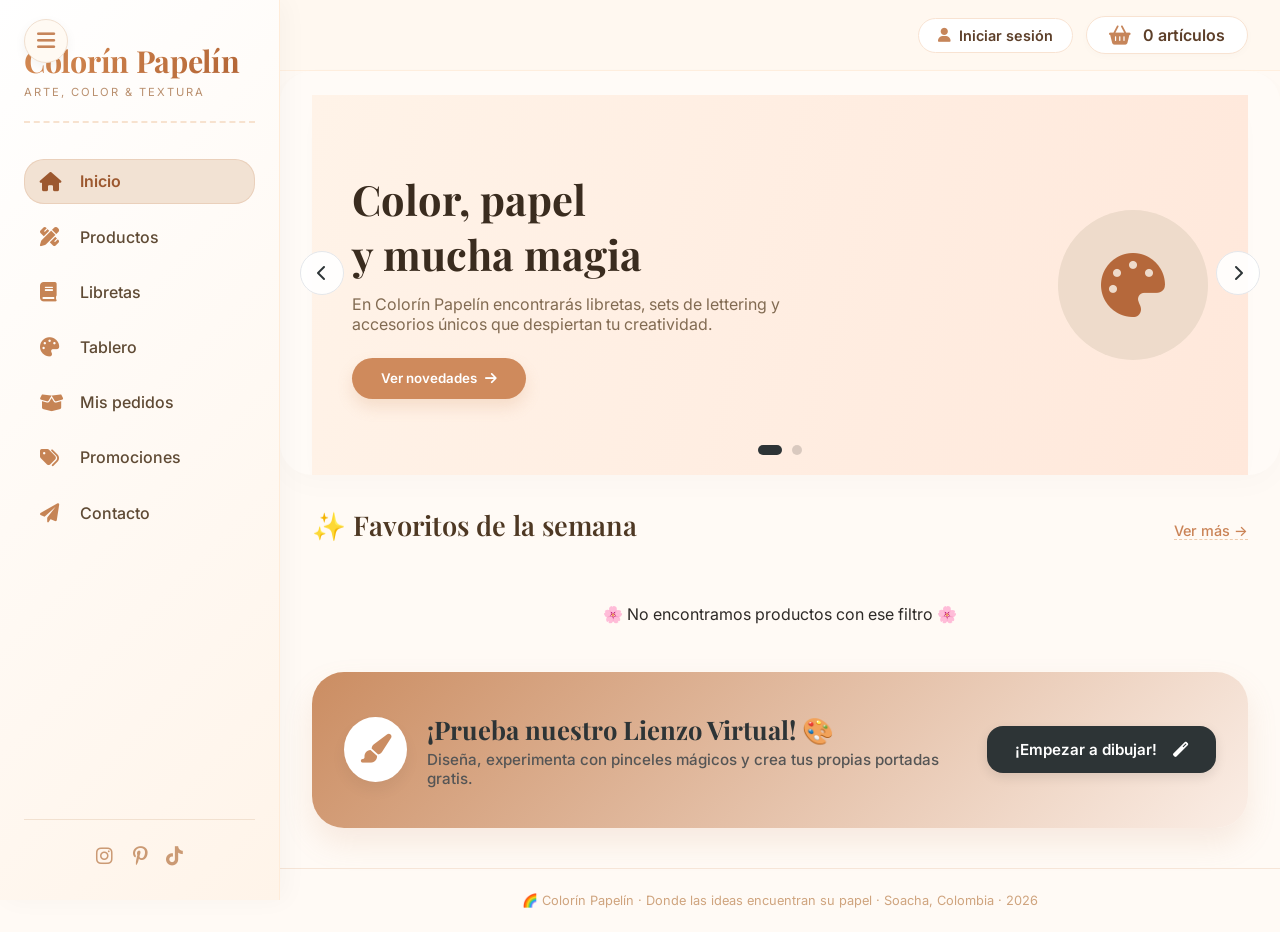
<file: colorin-papelin/index.html>
<!DOCTYPE html>
<html lang="es">
<head>
    <meta charset="UTF-8">
    <meta name="viewport" content="width=device-width, initial-scale=1.0, user-scalable=yes">
    <title>Colorín Papelín | Papelería creativa</title>
    <!-- Fuentes modernas -->
    <link rel="preconnect" href="https://fonts.googleapis.com">
    <link rel="preconnect" href="https://fonts.gstatic.com" crossorigin>
    <link href="https://fonts.googleapis.com/css2?family=Inter:opsz,wght@14..32,300;14..32,400;14..32,500;14..32,600;14..32,700&family=Playfair+Display:ital,wght@0,400;0,500;0,600;0,700;1,400&display=swap" rel="stylesheet">
    <!-- Font Awesome 6 (iconos) - versión estable completa -->
    <link rel="stylesheet" href="https://cdnjs.cloudflare.com/ajax/libs/font-awesome/6.0.0-beta3/css/all.min.css">
    <script src="animacion.js" defer></script>
    <link rel="stylesheet" href="style.css">
    <link rel="stylesheet" href="index.css">
</head>
<body>
<div class="app-wrapper">
    <!-- SIDEBAR DESPLEGABLE -->
    <aside class="sidebar" id="sidebar">
        <div class="logo-area">
            <div class="logo">Colorín Papelín</div>
            <div class="logo-sub">Arte, color & textura</div>
        </div>

        <div class="nav-menu">
            <button class="nav-item active" data-section="inicio"><i class="fas fa-home"></i> <span>Inicio</span></button>
            <button class="nav-item" data-section="productos"><i class="fas fa-pencil-ruler"></i> <span>Productos</span></button>
            <button class="nav-item" data-section="libretas"><i class="fas fa-book"></i> <span>Libretas</span></button>
            
            <!-- BOTÓN DE REDIRECCIÓN AL TABLERO DE DIBUJO -->
            <button class="nav-item" onclick="window.location.href='tablero.html'"><i class="fas fa-palette"></i> <span>Tablero</span></button>
            <button class="nav-item" onclick="window.location.href='pedidos.html'"><i class="fas fa-box-open"></i> <span>Mis pedidos</span></button>
            <button class="nav-item" data-section="promos"><i class="fas fa-tags"></i> <span>Promociones</span></button>
            <button class="nav-item" data-section="contacto"><i class="fas fa-paper-plane"></i> <span>Contacto</span></button>
        </div>

        <div class="sidebar-footer">
            <div class="social-links">
                <a href="#"><i class="fab fa-instagram"></i></a>
                <a href="#"><i class="fab fa-pinterest-p"></i></a>
                <a href="#"><i class="fab fa-tiktok"></i></a>
            </div>
        </div>
    </aside>

    <!-- BOTÓN TOGGLE (abrir/cerrar) - Tres líneas -->
    <button class="toggle-sidebar-btn" id="toggleSidebarBtn">
        <i class="fas fa-bars" id="toggleIcon"></i>
    </button>

    <!-- CONTENIDO PRINCIPAL -->
    <main class="main-content" id="mainContent">
        <div class="top-bar">
            <div class="top-bar-actions">
                <a class="login-link" id="volverPanelLink" href="#" style="display:none;"></a>
                <a class="login-link" data-auth href="login-v2.html"><i class="fas fa-user"></i> Iniciar sesión</a>
                <div class="cart-icon" id="cartIcon">
                    <i class="fas fa-shopping-basket"></i>
                    <span id="cartCount">0 artículos</span>
                </div>
            </div>
        </div>

        <!-- SECCIONES -->
        <div id="inicioSection">
            
            <!-- CONTENEDOR DEL SLIDER HERO -->
            <div class="hero-container">
                <button class="slider-btn prev" id="prevSlide"><i class="fas fa-chevron-left"></i></button>
                <button class="slider-btn next" id="nextSlide"><i class="fas fa-chevron-right"></i></button>
                
                <div class="hero-slider" id="heroSlider">
                    
                    <!-- DIAPOSITIVA 1: IDENTIDAD ORIGINAL -->
                    <div class="hero-slide">
                        <div class="hero" style="margin-bottom: 0; border-radius: 0; min-height: 380px;">
                            <div class="hero-text">
                                <h1>Color, papel<br>y mucha magia</h1>
                                <p>En Colorín Papelín encontrarás libretas, sets de lettering y accesorios únicos que despiertan tu creatividad.</p>
                                <button class="btn-primary" id="heroBtn">Ver novedades <i class="fas fa-arrow-right"></i></button>
                            </div>
                            <div class="hero-image">
                                <i class="fas fa-palette"></i>
                            </div>
                        </div>
                    </div>

                    <!-- DIAPOSITIVA 2: PUBLICIDAD DEL TABLERO -->
                    <div class="hero-slide">
                        <div class="hero" style="margin-bottom: 0; border-radius: 0; background: linear-gradient(135deg, #ffeede 0%, #fceddf 100%); min-height: 380px;">
                            <div class="hero-text">
                                <span style="background: #cb8d62; color: white; padding: 5px 14px; border-radius: 20px; font-size: 0.75rem; font-weight: 700; text-transform: uppercase; letter-spacing: 1px; display: inline-block; margin-bottom: 15px; box-shadow: 0 4px 10px rgba(207,141,98,0.2);">¡Estudio Creativo!</span>
                                <h1 style="color: #2d3436;">Tu propio lienzo<br>virtual interactivo</h1>
                                <p>Prueba pinceles mágicos, efectos de acuarela y cuadrículas bullet journal. ¡Diseña tus portadas gratis!</p>
                                <button class="btn-primary" onclick="window.location.href='tablero.html'" style="background: #2d3436; color: white; border-color: #2d3436;">
                                    Abrir Tablero <i class="fas fa-paint-brush" style="margin-left: 8px;"></i>
                                </button>
                            </div>
                            <div class="hero-image" style="color: #cb8d62; animation: floatIcon 4s ease-in-out infinite;">
                                <i class="fas fa-magic"></i>
                            </div>
                        </div>
                    </div>

                </div>

                <!-- Puntos de posición -->
                <div class="slider-dots">
                    <span class="dot active" data-index="0"></span>
                    <span class="dot" data-index="1"></span>
                </div>
            </div>
            
            <div class="featured-section">
                <div class="section-header">
                    <h3>✨ Favoritos de la semana</h3>
                    <div class="link-more" id="verMasLink">Ver más →</div>
                </div>
                <div class="products-grid" id="featuredGrid"></div>
            </div>

            <!-- ANUNCIO PUBLICITARIO DEBAJO -->
            <div class="promo-banner" style="background: linear-gradient(135deg, #cb8d62 0%, #fbeee6 100%); padding: 2.5rem 2rem; border-radius: 32px; display: flex; justify-content: space-between; align-items: center; gap: 20px; box-shadow: 0 15px 30px rgba(203, 141, 98, 0.15); flex-wrap: wrap;">
                <div style="display: flex; align-items: center; gap: 20px; flex: 1; min-width: 280px;">
                    <div style="background: white; width: 65px; height: 65px; border-radius: 50%; display: flex; justify-content: center; align-items: center; box-shadow: 0 8px 15px rgba(0,0,0,0.05); animation: floatBanner 3s ease-in-out infinite;">
                        <i class="fas fa-paint-brush" style="font-size: 1.8rem; color: #cb8d62;"></i>
                    </div>
                    <div style="text-align: left;">
                        <h4 style="font-family: 'Playfair Display', serif; font-size: 1.6rem; color: #2d3436; margin-bottom: 4px;">¡Prueba nuestro Lienzo Virtual! 🎨</h4>
                        <p style="color: #555; font-size: 0.95rem; margin: 0;">Diseña, experimenta con pinceles mágicos y crea tus propias portadas gratis.</p>
                    </div>
                </div>
                <button class="btn-primary" onclick="window.location.href='tablero.html'" style="background: #2d3436; color: white; padding: 14px 28px; font-weight: 600; font-size: 0.95rem; border-radius: 16px; box-shadow: 0 4px 12px rgba(0,0,0,0.1); white-space: nowrap; transition: transform 0.2s;">
                    ¡Empezar a dibujar! <i class="fas fa-magic" style="margin-left: 8px;"></i>
                </button>
            </div>
        </div>

        <!-- OTRAS SECCIONES -->
        <div id="productosSection" style="display: none;">
            <div class="featured-section">
                <div class="section-header"><h3>📦 Todos los productos</h3></div>
                <div class="products-grid" id="allProductsGrid"></div>
            </div>
        </div>
        
        <div id="libretasSection" style="display: none;">
            <div class="featured-section">
                <div class="section-header"><h3>📘 Libretas artesanales</h3></div>
                <div class="products-grid" id="notebooksGrid"></div>
            </div>
        </div>
        
        <div id="promosSection" style="display: none;">
            <div class="featured-section">
                <div class="section-header"><h3>🔥 Promociones activas</h3></div>
                <div class="products-grid" id="descuentosGrid" style="margin-bottom:2.2rem;"></div>

                <div class="section-header"><h3>🏷️ Productos en descuento ahora</h3></div>
                <div class="products-grid" id="productosDescuentoGrid" style="margin-bottom:2.2rem;"></div>

                <div class="section-header"><h3>🎁 Kits con descuento</h3></div>
                <div class="products-grid" id="kitsGrid"></div>
            </div>
        </div>
        
        <div id="contactoSection" style="display: none;">
            <div class="hero" style="flex-direction: column; text-align: center; margin-bottom:1.5rem;">
                <i class="fas fa-envelope-open-text" style="font-size: 3rem; color:#cb8d62;"></i>
                <h2>¡Hablemos!</h2>
                <p>Email: hola@colorinpapelin.com · Tel: +57 300 456 7890</p>
                <p>📍 Cra 5 # 12-34, Ciudad Verde · Soacha, Cundinamarca</p>
                <p style="color:#7a6248;"><i class="fas fa-clock"></i> Lun–Sáb: 8:00am – 7:00pm · Dom: 9:00am – 2:00pm</p>
                <div style="display:flex; gap:12px; margin-top:1rem; flex-wrap:wrap; justify-content:center;">
                    <a href="https://wa.me/573004567890" target="_blank" class="btn-primary" style="background:#25D366; border-color:#25D366; text-decoration:none;">
                        <i class="fab fa-whatsapp"></i> Escríbenos por WhatsApp
                    </a>
                    <button class="btn-primary" id="contactBtn">Enviar mensaje →</button>
                </div>
            </div>

            <div class="featured-section">
                <div class="section-header"><h3>❓ Preguntas frecuentes</h3></div>
                <div class="faq-list" id="faqList"></div>
            </div>
        </div>
        
        <footer>🌈 Colorín Papelín · Donde las ideas encuentran su papel · Soacha, Colombia · 2026</footer>
    </main>
</div>

<!-- LÓGICA JAVASCRIPT INTEGRADA DEL SLIDER -->
<script src="index.js"></script>
</body>
</html>
</file>
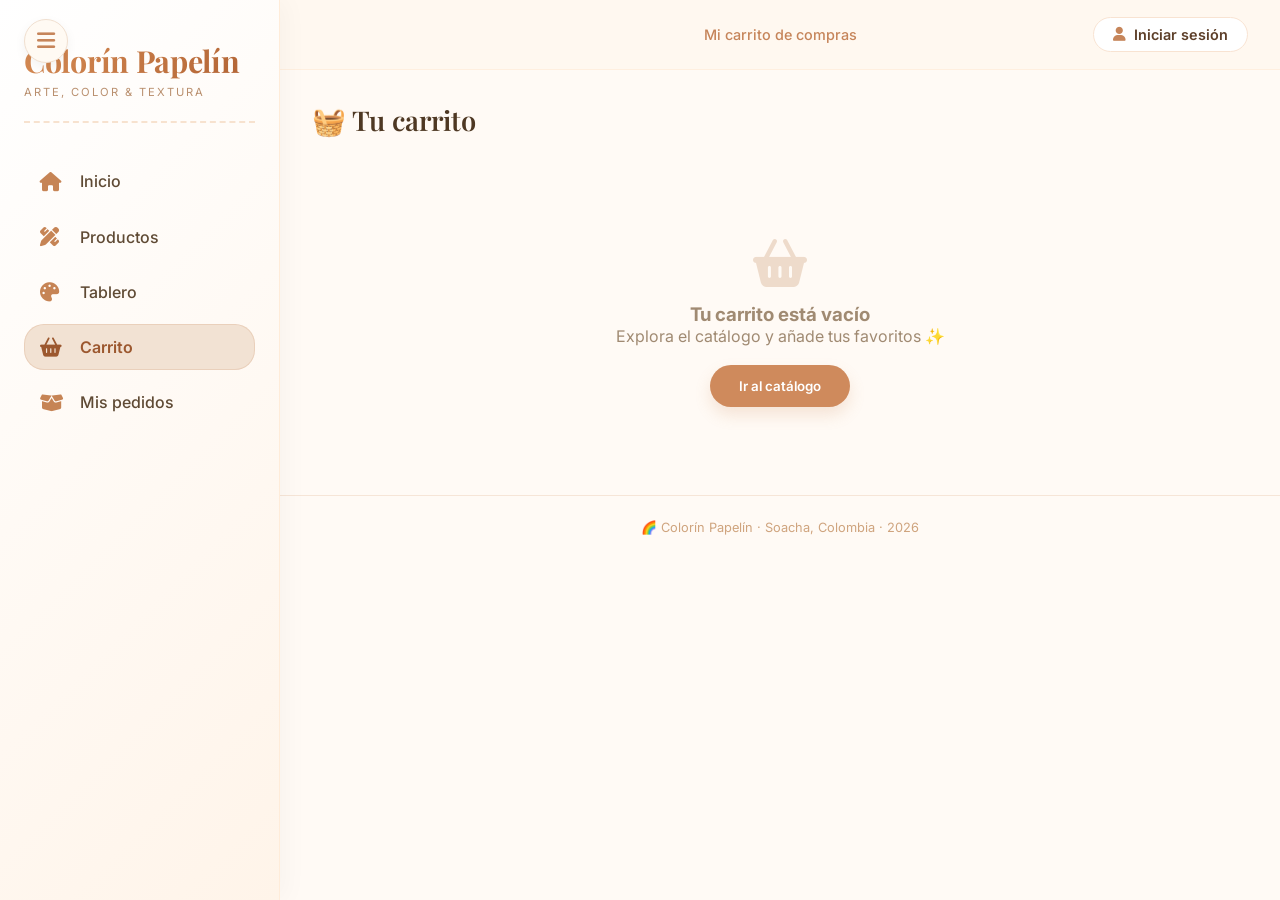
<file: colorin-papelin/carrito.html>
<!DOCTYPE html>
<html lang="es">
<head>
    <meta charset="UTF-8">
    <meta name="viewport" content="width=device-width, initial-scale=1.0, user-scalable=yes">
    <title>Mi carrito | Colorín Papelín</title>
    <link rel="preconnect" href="https://fonts.googleapis.com">
    <link rel="preconnect" href="https://fonts.gstatic.com" crossorigin>
    <link href="https://fonts.googleapis.com/css2?family=Inter:opsz,wght@14..32,300;14..32,400;14..32,500;14..32,600;14..32,700&family=Playfair+Display:ital,wght@0,400;0,500;0,600;0,700;1,400&display=swap" rel="stylesheet">
    <link rel="stylesheet" href="https://cdnjs.cloudflare.com/ajax/libs/font-awesome/6.0.0-beta3/css/all.min.css">
    <link rel="stylesheet" href="style.css">
    <script src="animacion.js" defer></script>
</head>
<body>
<div class="app-wrapper">
    <aside class="sidebar" id="sidebar">
        <div class="logo-area">
            <div class="logo">Colorín Papelín</div>
            <div class="logo-sub">Arte, color & textura</div>
        </div>
        <div class="nav-menu">
            <button class="nav-item" onclick="window.location.href='index.html'"><i class="fas fa-home"></i> <span>Inicio</span></button>
            <button class="nav-item" onclick="window.location.href='productos.html'"><i class="fas fa-pencil-ruler"></i> <span>Productos</span></button>
            <button class="nav-item" onclick="window.location.href='tablero.html'"><i class="fas fa-palette"></i> <span>Tablero</span></button>
            <button class="nav-item active"><i class="fas fa-shopping-basket"></i> <span>Carrito</span></button>
            <button class="nav-item" onclick="window.location.href='pedidos.html'"><i class="fas fa-box-open"></i> <span>Mis pedidos</span></button>
        </div>
    </aside>

    <button class="toggle-sidebar-btn" id="toggleSidebarBtn"><i class="fas fa-bars" id="toggleIcon"></i></button>

    <main class="main-content" id="mainContent">
        <div class="top-bar">
            <div class="page-title">Mi carrito de compras</div>
            <div class="top-bar-actions">
                <a class="login-link" id="volverPanelLink" href="#" style="display:none;"></a>
                <a class="login-link" data-auth href="login-v2.html"><i class="fas fa-user"></i> Iniciar sesión</a>
            </div>
        </div>

        <div class="featured-section" style="margin-bottom:0;">
            <div class="section-header"><h3>🧺 Tu carrito</h3></div>
        </div>

        <div class="cart-layout" id="cartLayout">
            <!-- se llena por JS -->
        </div>

        <footer>🌈 Colorín Papelín · Soacha, Colombia · 2026</footer>
    </main>
</div>

<script src="carrito.js"></script>
</body>
</html>
</file>
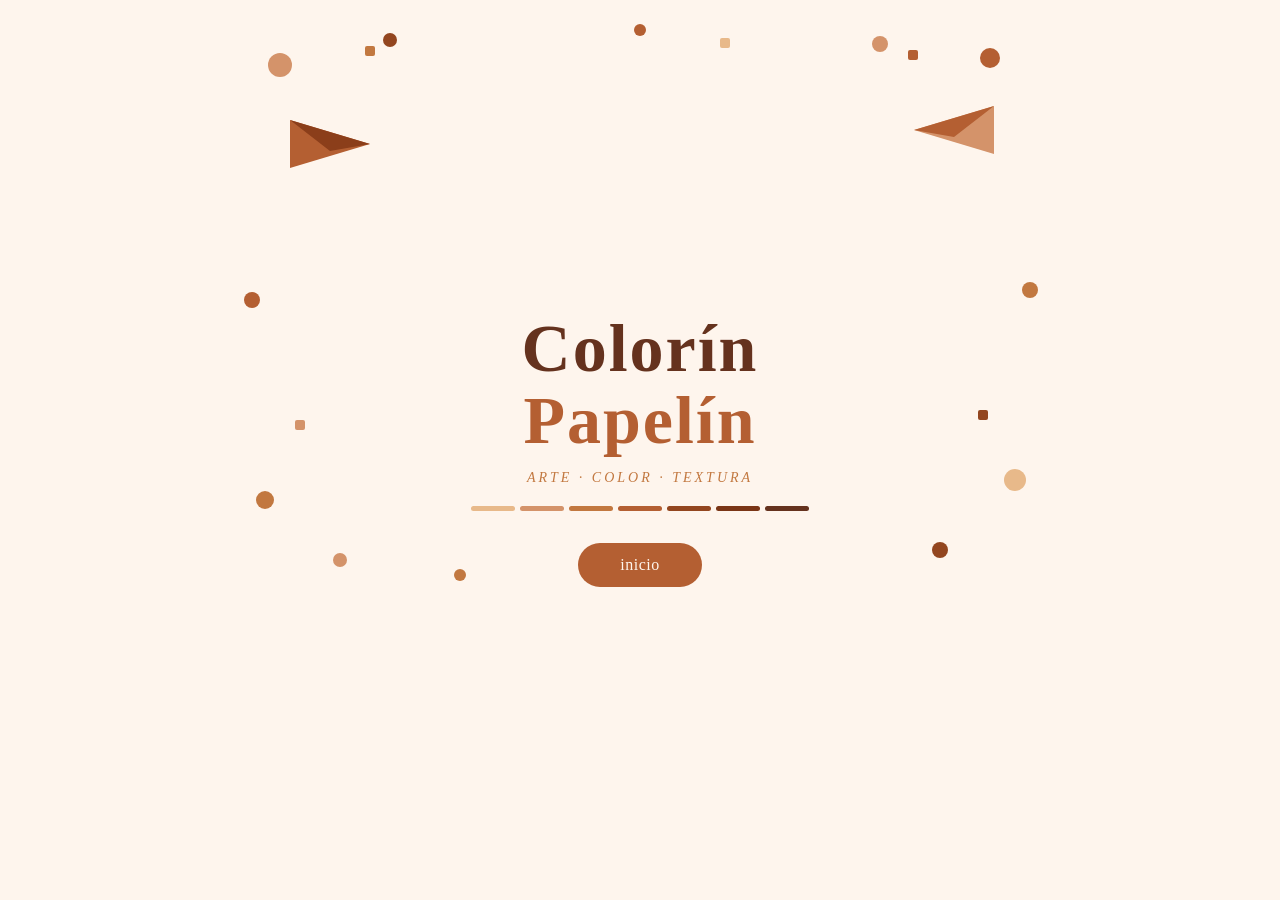
<file: colorin-papelin/colorin_papelin_intro.html>
<!DOCTYPE html>
<html lang="es">
<head>
  <meta charset="UTF-8" />
  <meta name="viewport" content="width=device-width, initial-scale=1.0"/>
  <title>Colorín Papelín – Intro</title>
  <link rel="stylesheet" href="intro.css">
</head>
<body>
<div id="stage">

  <!-- Avión izquierdo -->
  <svg class="plane" style="left:80px; top:120px; animation-delay:0.3s;" width="80" height="56" viewBox="0 0 80 56">
    <polygon points="0,0 80,24 0,48" fill="#B45F32"/>
    <polygon points="0,0 80,24 40,31" fill="#8B3E1A"/>
  </svg>

  <!-- Avión derecho -->
  <svg class="plane plane-right" style="right:76px; top:106px; animation-delay:0.5s;" width="80" height="56" viewBox="0 0 80 56">
    <g transform="scale(-1,1) translate(-80,0)">
      <polygon points="0,0 80,24 0,48" fill="#D4936A"/>
      <polygon points="0,0 80,24 40,31" fill="#B45F32"/>
    </g>
  </svg>

  <div id="logo-line1">Colorín</div>
  <div id="logo-line2">Papelín</div>
  <div id="tagline">ARTE · COLOR · TEXTURA</div>

  <div id="bar-row">
    <div class="bar-seg" style="background:#E8B98A"></div>
    <div class="bar-seg" style="background:#D4936A"></div>
    <div class="bar-seg" style="background:#C27840"></div>
    <div class="bar-seg" style="background:#B45F32"></div>
    <div class="bar-seg" style="background:#93461F"></div>
    <div class="bar-seg" style="background:#7A3516"></div>
    <div class="bar-seg" style="background:#65321E"></div>
  </div>

  <button id="enter-btn" onclick="window.location.href='index.html'">
    inicio
  </button>

</div>

<script src="intro.js"></script>
</body>
</html>
</file>
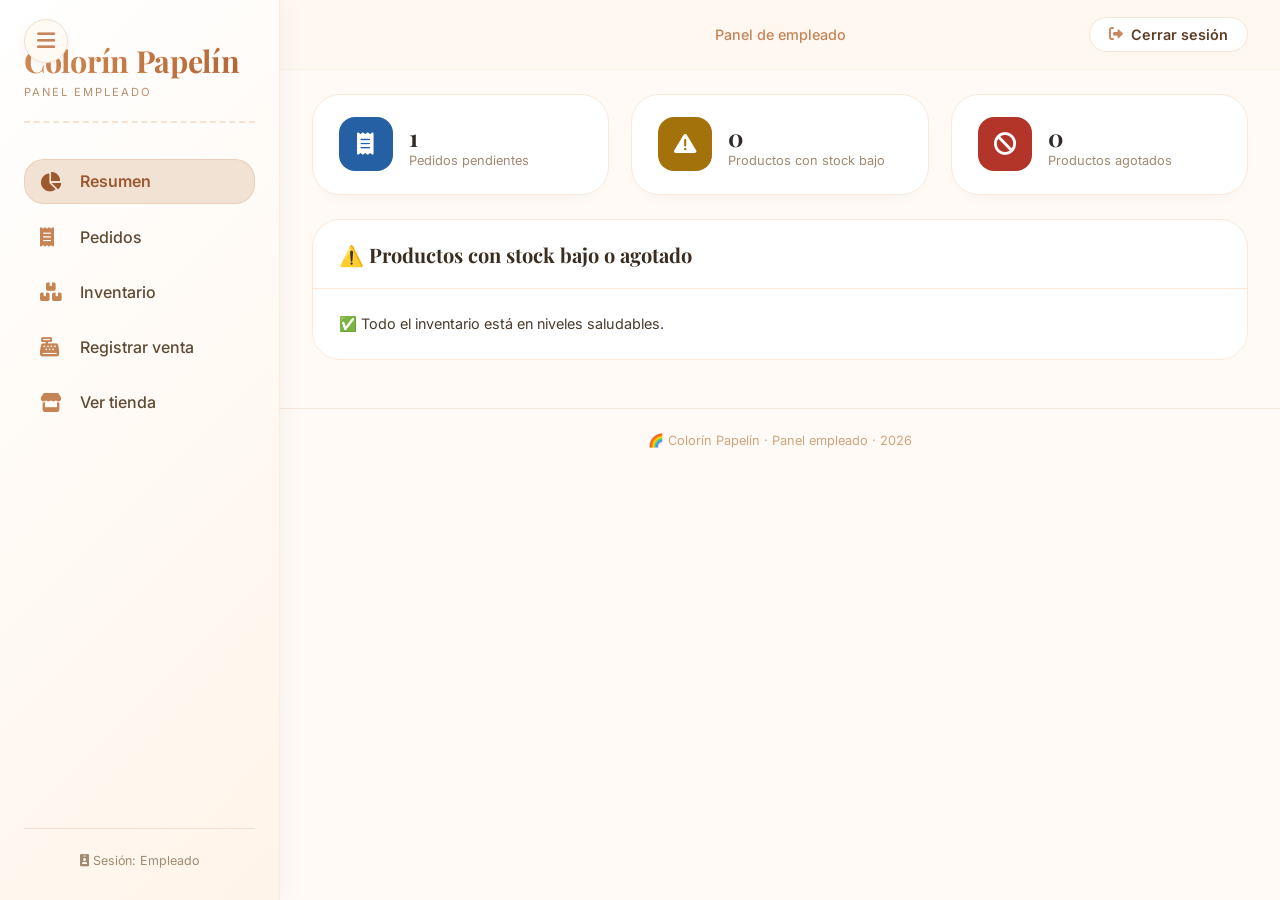
<file: colorin-papelin/empleado.html>
<!DOCTYPE html>
<html lang="es">
<head>
    <meta charset="UTF-8">
    <meta name="viewport" content="width=device-width, initial-scale=1.0, user-scalable=yes">
    <title>Panel empleado | Colorín Papelín</title>
    <link rel="preconnect" href="https://fonts.googleapis.com">
    <link rel="preconnect" href="https://fonts.gstatic.com" crossorigin>
    <link href="https://fonts.googleapis.com/css2?family=Inter:opsz,wght@14..32,300;14..32,400;14..32,500;14..32,600;14..32,700&family=Playfair+Display:ital,wght@0,400;0,500;0,600;0,700;1,400&display=swap" rel="stylesheet">
    <link rel="stylesheet" href="https://cdnjs.cloudflare.com/ajax/libs/font-awesome/6.0.0-beta3/css/all.min.css">
    <link rel="stylesheet" href="style.css">
    <script src="animacion.js" defer></script>
</head>
<body>
<div class="app-wrapper">
    <aside class="sidebar" id="sidebar">
        <div class="logo-area">
            <div class="logo">Colorín Papelín</div>
            <div class="logo-sub">Panel empleado</div>
        </div>
        <div class="nav-menu">
            <button class="nav-item active" data-tab="dashboard"><i class="fas fa-chart-pie"></i> <span>Resumen</span></button>
            <button class="nav-item" data-tab="pedidos"><i class="fas fa-receipt"></i> <span>Pedidos</span></button>
            <button class="nav-item" data-tab="inventario"><i class="fas fa-boxes-stacked"></i> <span>Inventario</span></button>
            <button class="nav-item" data-tab="venta"><i class="fas fa-cash-register"></i> <span>Registrar venta</span></button>
            <button class="nav-item" onclick="window.location.href='index.html'"><i class="fas fa-store"></i> <span>Ver tienda</span></button>
        </div>
        <div class="sidebar-footer">
            <div style="text-align:center; font-size:0.78rem; color:#a08a72;">
                <i class="fas fa-id-badge"></i> Sesión: Empleado
            </div>
        </div>
    </aside>

    <button class="toggle-sidebar-btn" id="toggleSidebarBtn"><i class="fas fa-bars" id="toggleIcon"></i></button>

    <main class="main-content" id="mainContent">
        <div class="top-bar">
            <div class="page-title">Panel de empleado</div>
            <div class="top-bar-actions">
                <a class="login-link" href="login-v2.html" onclick="localStorage.removeItem('colorinPapelin_sesion');"><i class="fas fa-right-from-bracket"></i> Cerrar sesión</a>
            </div>
        </div>

        <!-- RESUMEN -->
        <div id="tab-dashboard">
            <div class="stats-grid" id="statsGrid"></div>
            <div class="admin-panel">
                <div class="admin-panel-header"><h3>⚠️ Productos con stock bajo o agotado</h3></div>
                <table class="admin-table" id="alertsTable"></table>
            </div>
        </div>

        <!-- PEDIDOS -->
        <div id="tab-pedidos" style="display:none;">
            <div class="admin-panel">
                <div class="admin-panel-header"><h3>🧾 Pedidos por atender</h3></div>
                <table class="admin-table" id="pedidosTable"></table>
            </div>
        </div>

        <!-- INVENTARIO (solo lectura) -->
        <div id="tab-inventario" style="display:none;">
            <div class="admin-panel">
                <div class="admin-panel-header">
                    <h3>📦 Inventario</h3>
                    <span style="font-size:0.8rem; color:#a08a72;">Puedes poner/quitar productos en descuento · para editar precios o proveedores, contacta a un administrador</span>
                </div>
                <table class="admin-table" id="inventoryTable"></table>
            </div>
        </div>

        <!-- REGISTRAR VENTA (mini POS) -->
        <div id="tab-venta" style="display:none;">
            <div class="admin-panel">
                <div class="admin-panel-header"><h3>🧾 Registrar venta en mostrador</h3></div>
                <div style="padding:1.6rem;">
                    <div class="form-field">
                        <label>Producto</label>
                        <select id="ventaProducto"></select>
                    </div>
                    <div class="form-field" style="max-width:160px;">
                        <label>Cantidad</label>
                        <input type="number" id="ventaCantidad" value="1" min="1">
                    </div>
                    <div class="form-field">
                        <label>Método de pago</label>
                        <select id="ventaMetodo">
                            <option value="1">Efectivo</option>
                            <option value="2">Nequi</option>
                        </select>
                    </div>
                    <p id="ventaResumen" style="color:#7a6248; font-weight:600; margin:1rem 0;"></p>
                    <button class="btn-primary" onclick="registrarVenta()">Registrar venta <i class="fas fa-check"></i></button>
                </div>
            </div>
        </div>

        <footer>🌈 Colorín Papelín · Panel empleado · 2026</footer>
    </main>
</div>

<!-- Panel para poner un producto en descuento -->
<div id="descuentoOverlay" class="modal-overlay" style="display:none;">
    <div class="modal-card">
        <h3 id="descuentoModalTitulo">Poner en descuento</h3>
        <div class="form-field">
            <label>Elige una promoción</label>
            <select id="descuentoModalSelect"></select>
        </div>
        <div style="display:flex; gap:10px; margin-top:1rem;">
            <button class="btn-primary" onclick="confirmarDescuentoModal()">Aplicar</button>
            <button class="btn-card" onclick="cerrarDescuentoModal()">Cancelar</button>
        </div>
    </div>
</div>

<script src="empleado.js"></script>
</body>
</html>
</file>
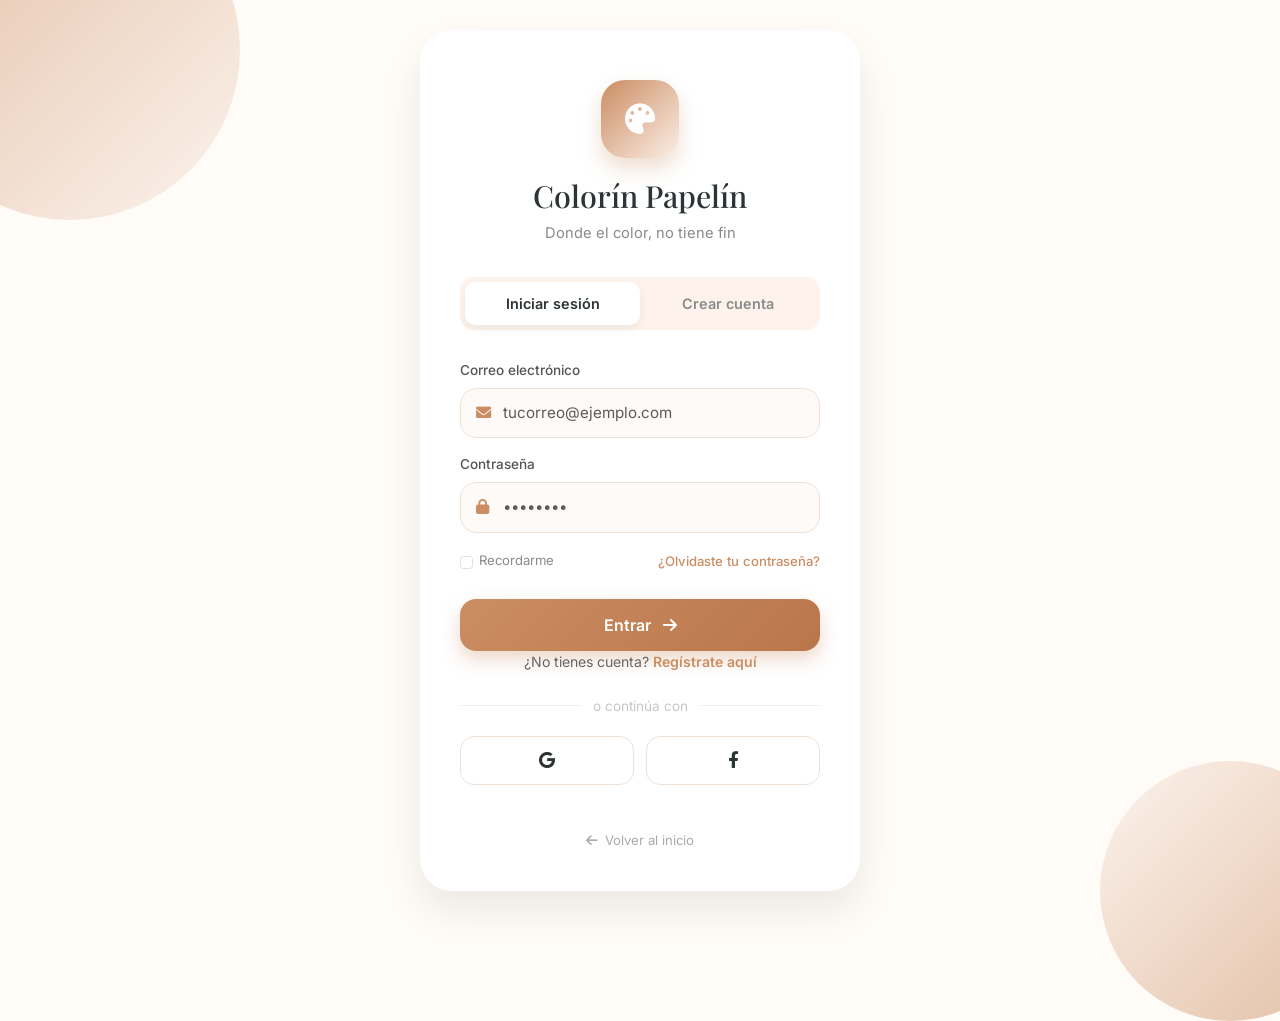
<file: colorin-papelin/login-v2.html>
<!DOCTYPE html>
<html lang="es">
<head>
<meta charset="UTF-8">
<meta name="viewport" content="width=device-width, initial-scale=1.0, user-scalable=yes">
<title>Iniciar Sesión | Colorín Papelín</title>

<!-- Bootstrap 5 (framework requerido por el entregable de Trimestre 3) -->
<link href="https://cdn.jsdelivr.net/npm/bootstrap@5.3.3/dist/css/bootstrap.min.css" rel="stylesheet">

<!-- Fuentes modernas -->
<link rel="preconnect" href="https://fonts.googleapis.com">
<link rel="preconnect" href="https://fonts.gstatic.com" crossorigin>
<link href="https://fonts.googleapis.com/css2?family=Inter:opsz,wght@14..32,300;14..32,400;14..32,500;14..32,600;14..32,700&family=Playfair+Display:ital,wght@0,400;0,500;0,600;0,700;1,400&display=swap" rel="stylesheet">
<!-- Font Awesome 6 -->
<link rel="stylesheet" href="https://cdnjs.cloudflare.com/ajax/libs/font-awesome/6.0.0-beta3/css/all.min.css">

<!-- login.css se carga DESPUÉS de Bootstrap a propósito: así tus estilos
     personalizados (mismo nombre de clase, ej. btn-primary) siguen
     ganando en la cascada y el diseño no se rompe. -->
<link rel="stylesheet" href="login.css">
</head>

<body>

<!-- DECORACIÓN DE FONDO -->
<div class="blob blob-1"></div>
<div class="blob blob-2"></div>

<!-- TARJETA -->
<div class="login-card container">

  <div class="icono-top">
    <i class="fas fa-palette"></i>
  </div>

  <h1>Colorín Papelín</h1>
  <p class="subtitulo">Donde el color, no tiene fin</p>

  <div class="tabs">
    <button class="active" id="tabLogin">Iniciar sesión</button>
    <button id="tabRegistro">Crear cuenta</button>
  </div>

  <div class="mensaje-error" id="mensajeError">
    Usuario o contraseña incorrectos.
  </div>

  <!-- ===== VISTA: INICIAR SESIÓN ===== -->
  <div id="vistaLogin">

    <form id="formLogin">

      <div class="campo mb-3">
        <label for="usuario">Correo electrónico</label>
        <div class="input-wrap">
          <i class="fas fa-envelope"></i>
          <input type="email" class="form-control" id="usuario" placeholder="tucorreo@ejemplo.com" required>
        </div>
      </div>

      <div class="campo mb-3">
        <label for="contrasena">Contraseña</label>
        <div class="input-wrap">
          <i class="fas fa-lock"></i>
          <input type="password" class="form-control" id="contrasena" placeholder="••••••••" required>
        </div>
      </div>

      <div class="opciones">
        <label class="form-check">
          <input type="checkbox" class="form-check-input" id="recordar">
          Recordarme
        </label>
        <a href="#">¿Olvidaste tu contraseña?</a>
      </div>

      <button type="submit" class="btn btn-primary">
        Entrar <i class="fas fa-arrow-right" style="margin-left:8px;"></i>
      </button>

    </form>

    <p class="registro">
      ¿No tienes cuenta? <a href="#" id="linkRegistro">Regístrate aquí</a>
    </p>

  </div>

  <!-- ===== VISTA: CREAR CUENTA ===== -->
  <div id="vistaRegistro" style="display:none;">

    <p class="intro-registro">
      Cuéntanos un poco de ti para empezar a colorear tu mundo.
    </p>

    <form id="formRegistro">

      <div class="campo-doble">

        <div class="campo mb-3">
          <label for="nombreReg">Nombre</label>
          <div class="input-wrap">
            <i class="fas fa-user"></i>
            <input type="text" class="form-control" id="nombreReg" placeholder="Ej. Mariana" required>
          </div>
        </div>

        <div class="campo mb-3">
          <label for="apellidoReg">Apellido</label>
          <div class="input-wrap">
            <i class="fas fa-user"></i>
            <input type="text" class="form-control" id="apellidoReg" placeholder="Ej. Torres" required>
          </div>
        </div>

      </div>

      <div class="campo mb-3">
        <label for="correoReg">Correo electrónico</label>
        <div class="input-wrap">
          <i class="fas fa-envelope"></i>
          <input type="email" class="form-control" id="correoReg" placeholder="tucorreo@ejemplo.com" required>
        </div>
      </div>

      <div class="campo mb-3">
        <label for="telefonoReg">Teléfono</label>
        <div class="input-wrap">
          <i class="fas fa-phone"></i>
          <input type="tel" class="form-control" id="telefonoReg" placeholder="+57 300 000 0000" required>
        </div>
      </div>

      <div class="campo mb-3">
        <label for="direccionReg">Dirección <span class="opcional-tag">Opcional</span></label>
        <div class="input-wrap">
          <i class="fas fa-location-dot"></i>
          <input type="text" class="form-control" id="direccionReg" placeholder="Cra 5 # 12-34, Ciudad Verde, Soacha">
        </div>
      </div>

      <div class="campo mb-3">
        <label for="contrasenaReg">Contraseña</label>
        <div class="input-wrap">
          <i class="fas fa-lock"></i>
          <input type="password" class="form-control" id="contrasenaReg" placeholder="Mínimo 8 caracteres" required minlength="8">
        </div>
      </div>

      <div class="campo mb-3">
        <label for="confirmarReg">Confirmar contraseña</label>
        <div class="input-wrap">
          <i class="fas fa-lock"></i>
          <input type="password" class="form-control" id="confirmarReg" placeholder="Repite tu contraseña" required minlength="8">
        </div>
      </div>

      <div class="opciones opciones-registro">
        <label class="form-check">
          <input type="checkbox" class="form-check-input" id="terminosReg" required>
          Acepto los <a href="#">términos y condiciones</a>
        </label>
      </div>

      <button type="submit" class="btn btn-primary">
        Crear cuenta <i class="fas fa-arrow-right" style="margin-left:8px;"></i>
      </button>

    </form>

    <p class="registro">
      ¿Ya tienes cuenta? <a href="#" id="linkLogin">Inicia sesión aquí</a>
    </p>

  </div>

  <div class="separador">o continúa con</div>

  <div class="social-row">
    <button title="Google"><i class="fab fa-google"></i></button>
    <button title="Facebook"><i class="fab fa-facebook-f"></i></button>
  </div>

  <a href="index.html" class="volver">
    <i class="fas fa-arrow-left"></i> Volver al inicio
  </a>

</div>

<!-- Bootstrap JS (opcional, por si luego usan modales/dropdowns de Bootstrap) -->
<script src="https://cdn.jsdelivr.net/npm/bootstrap@5.3.3/dist/js/bootstrap.bundle.min.js"></script>

<script src="login.js"></script>

</body>
</html>
</file>
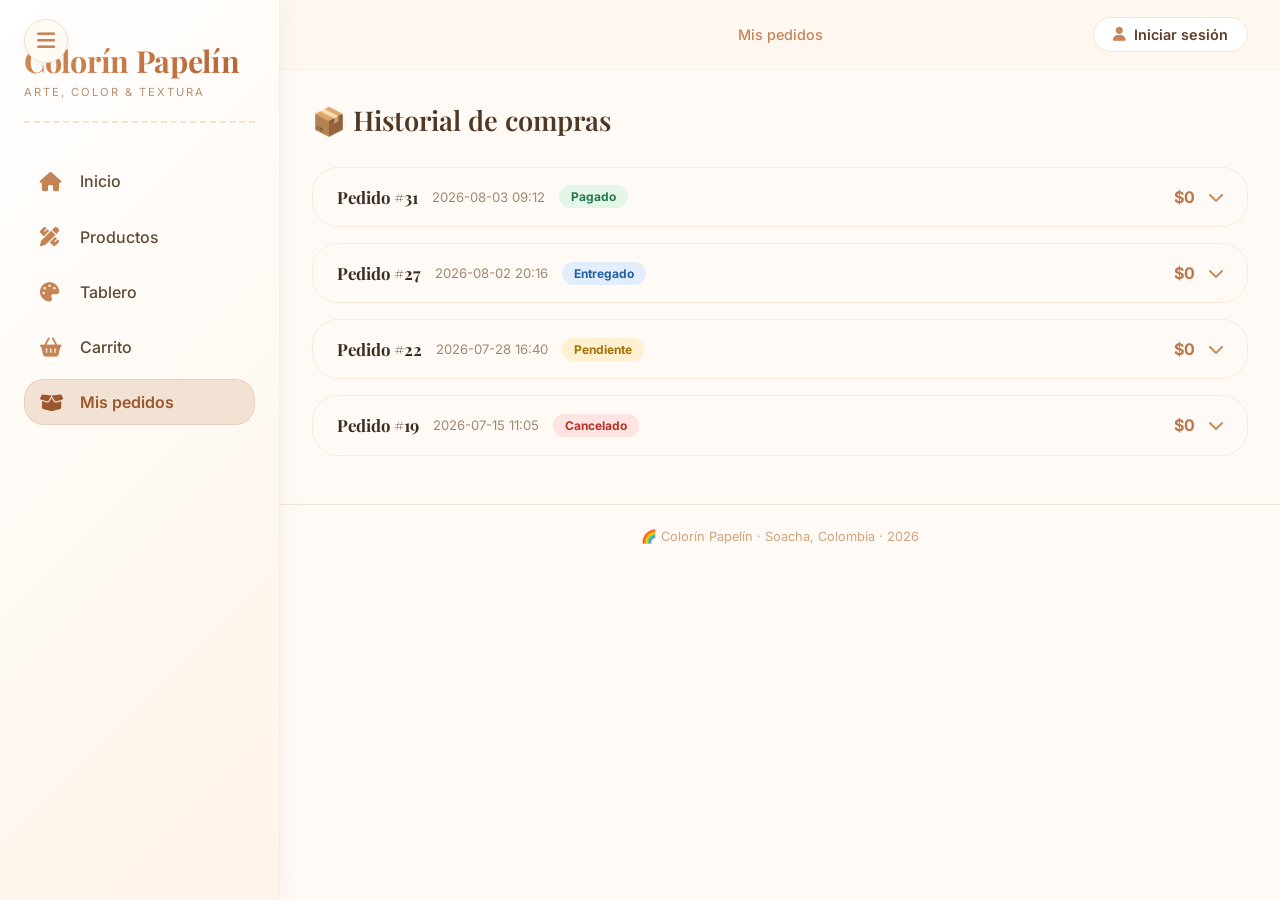
<file: colorin-papelin/pedidos.html>
<!DOCTYPE html>
<html lang="es">
<head>
    <meta charset="UTF-8">
    <meta name="viewport" content="width=device-width, initial-scale=1.0, user-scalable=yes">
    <title>Mis pedidos | Colorín Papelín</title>
    <link rel="preconnect" href="https://fonts.googleapis.com">
    <link rel="preconnect" href="https://fonts.gstatic.com" crossorigin>
    <link href="https://fonts.googleapis.com/css2?family=Inter:opsz,wght@14..32,300;14..32,400;14..32,500;14..32,600;14..32,700&family=Playfair+Display:ital,wght@0,400;0,500;0,600;0,700;1,400&display=swap" rel="stylesheet">
    <link rel="stylesheet" href="https://cdnjs.cloudflare.com/ajax/libs/font-awesome/6.0.0-beta3/css/all.min.css">
    <link rel="stylesheet" href="style.css">
    <link rel="stylesheet" href="pedidos.css">
    <script src="animacion.js" defer></script>
</head>
<body>
<div class="app-wrapper">
    <aside class="sidebar" id="sidebar">
        <div class="logo-area">
            <div class="logo">Colorín Papelín</div>
            <div class="logo-sub">Arte, color & textura</div>
        </div>
        <div class="nav-menu">
            <button class="nav-item" onclick="window.location.href='index.html'"><i class="fas fa-home"></i> <span>Inicio</span></button>
            <button class="nav-item" onclick="window.location.href='productos.html'"><i class="fas fa-pencil-ruler"></i> <span>Productos</span></button>
            <button class="nav-item" onclick="window.location.href='tablero.html'"><i class="fas fa-palette"></i> <span>Tablero</span></button>
            <button class="nav-item" onclick="window.location.href='carrito.html'"><i class="fas fa-shopping-basket"></i> <span>Carrito</span></button>
            <button class="nav-item active"><i class="fas fa-box-open"></i> <span>Mis pedidos</span></button>
        </div>
    </aside>

    <button class="toggle-sidebar-btn" id="toggleSidebarBtn"><i class="fas fa-bars" id="toggleIcon"></i></button>

    <main class="main-content" id="mainContent">
        <div class="top-bar">
            <div class="page-title">Mis pedidos</div>
            <div class="top-bar-actions">
                <a class="login-link" id="volverPanelLink" href="#" style="display:none;"></a>
                <a class="login-link" data-auth href="login-v2.html"><i class="fas fa-user"></i> Iniciar sesión</a>
            </div>
        </div>

        <div class="featured-section" style="margin-bottom:0;">
            <div class="section-header"><h3>📦 Historial de compras</h3></div>
        </div>

        <div id="pedidosList" class="pedidos-list"></div>

        <footer>🌈 Colorín Papelín · Soacha, Colombia · 2026</footer>
    </main>
</div>

<script src="pedidos.js"></script>
</body>
</html>
</file>
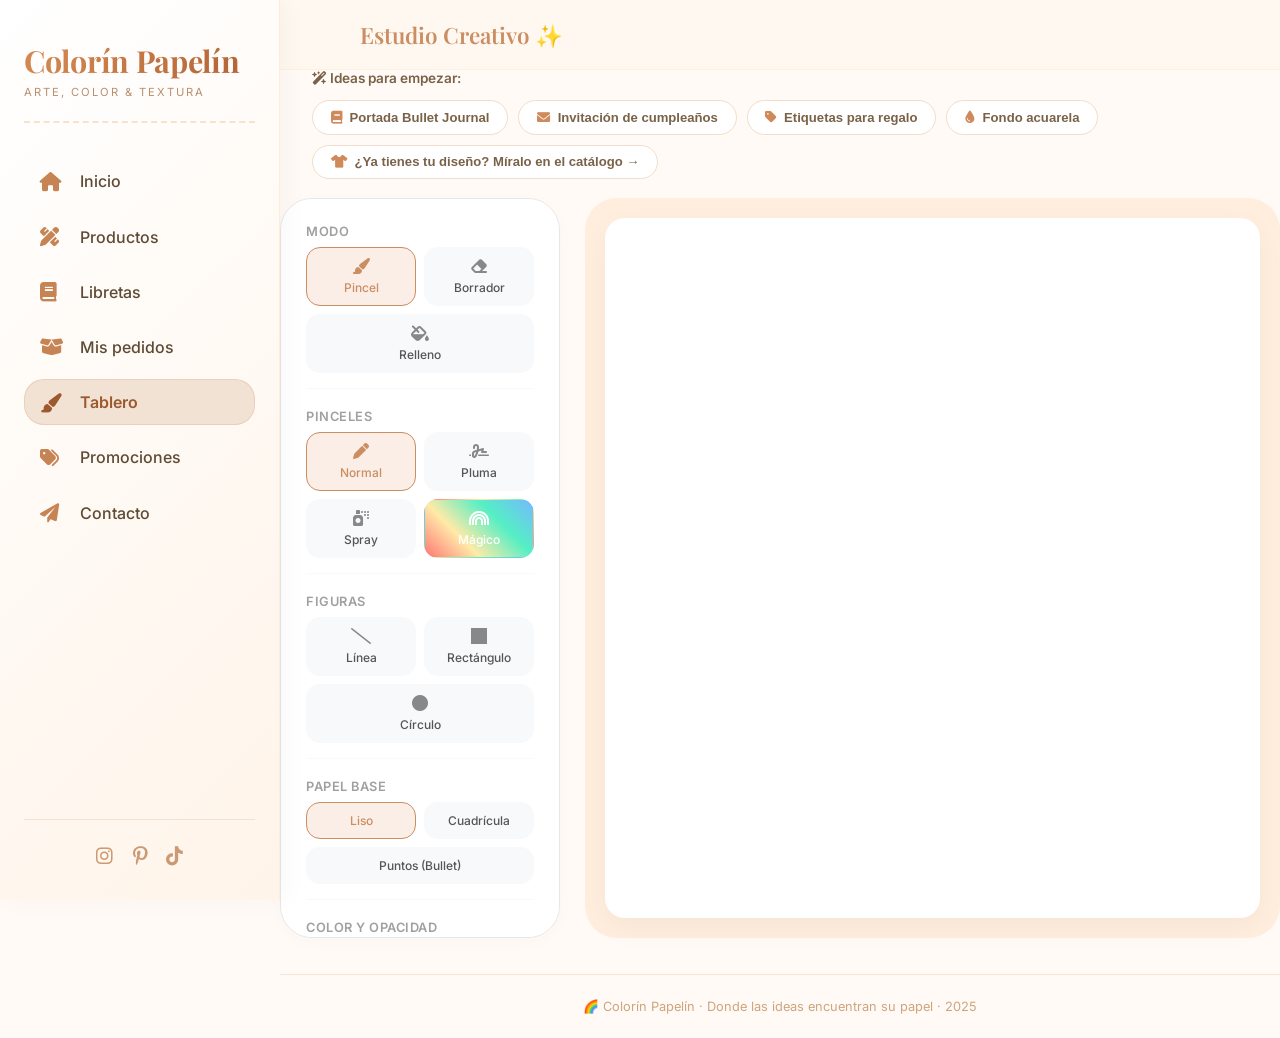
<file: colorin-papelin/tablero.html>
<!DOCTYPE html>
<html lang="es">
<head>
    <meta charset="UTF-8">
    <meta name="viewport" content="width=device-width, initial-scale=1.0, user-scalable=yes">
    <title>Tablero de Dibujo | Colorín Papelín</title>
    <!-- Fuentes idénticas al index -->
    <link rel="preconnect" href="https://fonts.googleapis.com">
    <link rel="preconnect" href="https://fonts.gstatic.com" crossorigin>
    <link href="https://fonts.googleapis.com/css2?family=Inter:opsz,wght@14..32,300;14..32,400;14..32,500;14..32,600;14..32,700&family=Playfair+Display:ital,wght@0,400;0,500;0,600;0,700;1,400&display=swap" rel="stylesheet">
    <!-- Iconos Font Awesome 6 -->
    <link rel="stylesheet" href="https://cdnjs.cloudflare.com/ajax/libs/font-awesome/6.0.0-beta3/css/all.min.css">
    <!-- Tu archivo CSS original para heredar todos los estilos globales -->
    <link rel="stylesheet" href="style.css">
    
    <link rel="stylesheet" href="tablero.css">
</head>
<body>

<div class="app-wrapper">
    <!-- COPIA EXACTA DE TU SIDEBAR ORIGINAL -->
    <aside class="sidebar" id="sidebar">
        <div class="logo-area">
            <div class="logo">Colorín Papelín</div>
            <div class="logo-sub">Arte, color & textura</div>
        </div>

        <div class="nav-menu">
            <a href="index.html" class="nav-item"><i class="fas fa-home"></i> <span>Inicio</span></a>
            <a href="index.html" class="nav-item"><i class="fas fa-pencil-ruler"></i> <span>Productos</span></a>
            <a href="index.html" class="nav-item"><i class="fas fa-book"></i> <span>Libretas</span></a>
            <a href="pedidos.html" class="nav-item"><i class="fas fa-box-open"></i> <span>Mis pedidos</span></a>
            <button class="nav-item active"><i class="fas fa-paint-brush"></i> <span>Tablero</span></button>
            <a href="index.html" class="nav-item"><i class="fas fa-tags"></i> <span>Promociones</span></a>
            <a href="index.html" class="nav-item"><i class="fas fa-paper-plane"></i> <span>Contacto</span></a>
        </div>

        <div class="sidebar-footer">
            <div class="social-links">
                <a href="#"><i class="fab fa-instagram"></i></a>
                <a href="#"><i class="fab fa-pinterest-p"></i></a>
                <a href="#"><i class="fab fa-tiktok"></i></a>
            </div>
        </div>
    </aside>

    <!-- CONTENIDO PRINCIPAL -->
    <main class="main-content" id="mainContent">
        <!-- Barra superior idéntica -->
        <div class="top-bar">
            <div style="font-family: 'Playfair Display', serif; font-size: 1.4rem; color: var(--color-principal); font-weight: 600;">
                Estudio Creativo ✨
            </div>
        </div>

        <!-- GALERÍA DE PLANTILLAS DESTACADAS -->
        <div class="plantillas-bar">
            <span class="plantillas-label"><i class="fas fa-wand-magic-sparkles"></i> Ideas para empezar:</span>
            <div class="plantillas-scroll">
                <button class="plantilla-chip" onclick="alert('✏️ Empieza dibujando tu portada de bullet journal en el lienzo de abajo.')"><i class="fas fa-book"></i> Portada Bullet Journal</button>
                <button class="plantilla-chip" onclick="alert('🎉 Empieza dibujando tu invitación en el lienzo de abajo.')"><i class="fas fa-envelope"></i> Invitación de cumpleaños</button>
                <button class="plantilla-chip" onclick="alert('🏷️ Empieza dibujando tu etiqueta en el lienzo de abajo.')"><i class="fas fa-tag"></i> Etiquetas para regalo</button>
                <button class="plantilla-chip" onclick="alert('💧 Empieza tu diseño con acuarela en el lienzo de abajo.')"><i class="fas fa-droplet"></i> Fondo acuarela</button>
                <button class="plantilla-chip" onclick="window.location.href='productos.html'"><i class="fas fa-shirt"></i> ¿Ya tienes tu diseño? Míralo en el catálogo →</button>
            </div>
        </div>

        <!-- WORKSPACE DEL TABLERO -->
        <div class="tablero-workspace">
            
            <!-- Controles de dibujo a la izquierda -->
            <aside class="panel-herramientas">
                
                <div class="seccion-control">
                    <h3>Modo</h3>
                    <div class="grid-herramientas">
                        <button class="btn-dibujo activo" data-mode="pincel"><i class="fas fa-paint-brush"></i><span>Pincel</span></button>
                        <button class="btn-dibujo" data-mode="borrador"><i class="fas fa-eraser"></i><span>Borrador</span></button>
                        <button class="btn-dibujo" data-mode="relleno" style="grid-column: span 2;"><i class="fas fa-fill-drip"></i><span>Relleno</span></button>
                    </div>
                </div>

                <div class="seccion-control">
                    <h3>Pinceles</h3>
                    <div class="grid-herramientas">
                        <button class="btn-dibujo activo" data-brush="normal"><i class="fas fa-pen"></i><span>Normal</span></button>
                        <button class="btn-dibujo" data-brush="caligrafico"><i class="fas fa-signature"></i><span>Pluma</span></button>
                        <button class="btn-dibujo" data-brush="spray"><i class="fas fa-spray-can"></i><span>Spray</span></button>
                        <button class="btn-dibujo" data-brush="rainbow" style="background: linear-gradient(45deg, #ff7675, #ffeaa7, #55efc4, #74b9ff); color: white;">
                            <i class="fas fa-rainbow" style="color:white;"></i><span>Mágico</span>
                        </button>
                    </div>
                </div>

                <div class="seccion-control">
                    <h3>Figuras</h3>
                    <div class="grid-herramientas">
                        <button class="btn-dibujo" data-shape="linea"><i class="fas fa-slash"></i><span>Línea</span></button>
                        <button class="btn-dibujo" data-shape="rectangulo"><i class="fas fa-square-full"></i><span>Rectángulo</span></button>
                        <button class="btn-dibujo" data-shape="circulo" style="grid-column: span 2;"><i class="fas fa-circle"></i><span>Círculo</span></button>
                    </div>
                </div>

                <div class="seccion-control">
                    <h3>Papel Base</h3>
                    <div class="grid-herramientas">
                        <button class="btn-dibujo activo" id="papelBlanco"><span>Liso</span></button>
                        <button class="btn-dibujo" id="papelCuadricula"><span>Cuadrícula</span></button>
                        <button class="btn-dibujo" id="papelPuntos" style="grid-column: span 2;"><span>Puntos (Bullet)</span></button>
                    </div>
                </div>

                <!-- SECCIÓN DE COLOR OPTIMIZADA CON PALETA COMPLETA Y COLORES POPULARES -->
                <div class="seccion-control">
                    <h3>Color y Opacidad</h3>
                    <div class="input-inline">
                        <input type="color" id="colorPicker" value="#cb8d62" title="Paleta libre completa">
                        <div class="input-inline" style="flex:1;">
                            <input type="range" id="opacidadPincel" min="0.1" max="1" step="0.1" value="1">
                            <span id="valorOpacidad" class="txt-medida">100%</span>
                        </div>
                    </div>
                    
                    <!-- Botones rápidos de colores populares -->
                    <div class="palette-grid">
                        <button class="color-swatch" style="background-color: #ff7675;" data-color="#ff7675" title="Rojo"></button>
                        <button class="color-swatch" style="background-color: #ffeaa7;" data-color="#ffeaa7" title="Amarillo"></button>
                        <button class="color-swatch" style="background-color: #74b9ff;" data-color="#74b9ff" title="Azul"></button>
                        <button class="color-swatch" style="background-color: #55efc4;" data-color="#55efc4" title="Verde"></button>
                        <button class="color-swatch" style="background-color: #ff9f43;" data-color="#ff9f43" title="Naranja"></button>
                        <button class="color-swatch" style="background-color: #a29bfe;" data-color="#a29bfe" title="Morado"></button>
                        <button class="color-swatch" style="background-color: #fd79a8;" data-color="#fd79a8" title="Rosa"></button>
                        <button class="color-swatch" style="background-color: #cb8d62;" data-color="#cb8d62" title="Café Principal"></button>
                        <button class="color-swatch" style="background-color: #2d3436;" data-color="#2d3436" title="Negro"></button>
                        <button class="color-swatch" style="background-color: #ffffff; border: 1px solid var(--borde);" data-color="#ffffff" title="Blanco"></button>
                    </div>
                </div>

                <div class="seccion-control">
                    <h3>Grosor</h3>
                    <div class="input-inline">
                        <input type="range" id="grosorPincel" min="1" max="60" value="8">
                        <span class="txt-medida" id="valorGrosor">8px</span>
                    </div>
                </div>

                <!-- Botones de acción reutilizando tus estilos primarios -->
                <button class="btn-primary" id="btnGuardar" style="margin-top: auto; padding: 12px; border-radius: 16px;"><i class="fas fa-download"></i> Guardar Dibujo</button>
                <button class="btn-borrar-todo" id="btnLimpiar"><i class="fas fa-trash-alt"></i> Limpiar Todo</button>

            </aside>

            <!-- El Lienzo de Dibujo a la derecha -->
            <section class="area-lienzo" id="contenedorTablero">
                <canvas id="tableroDibujo"></canvas>
            </section>

        </div>

        <!-- Footer idéntico al index -->
        <footer>🌈 Colorín Papelín · Donde las ideas encuentran su papel · 2025</footer>
    </main>
</div>

<!-- LÓGICA DE PROGRAMACIÓN DEL LIENZO -->
<script src="tablero.js"></script>
</body>
</html>
</file>
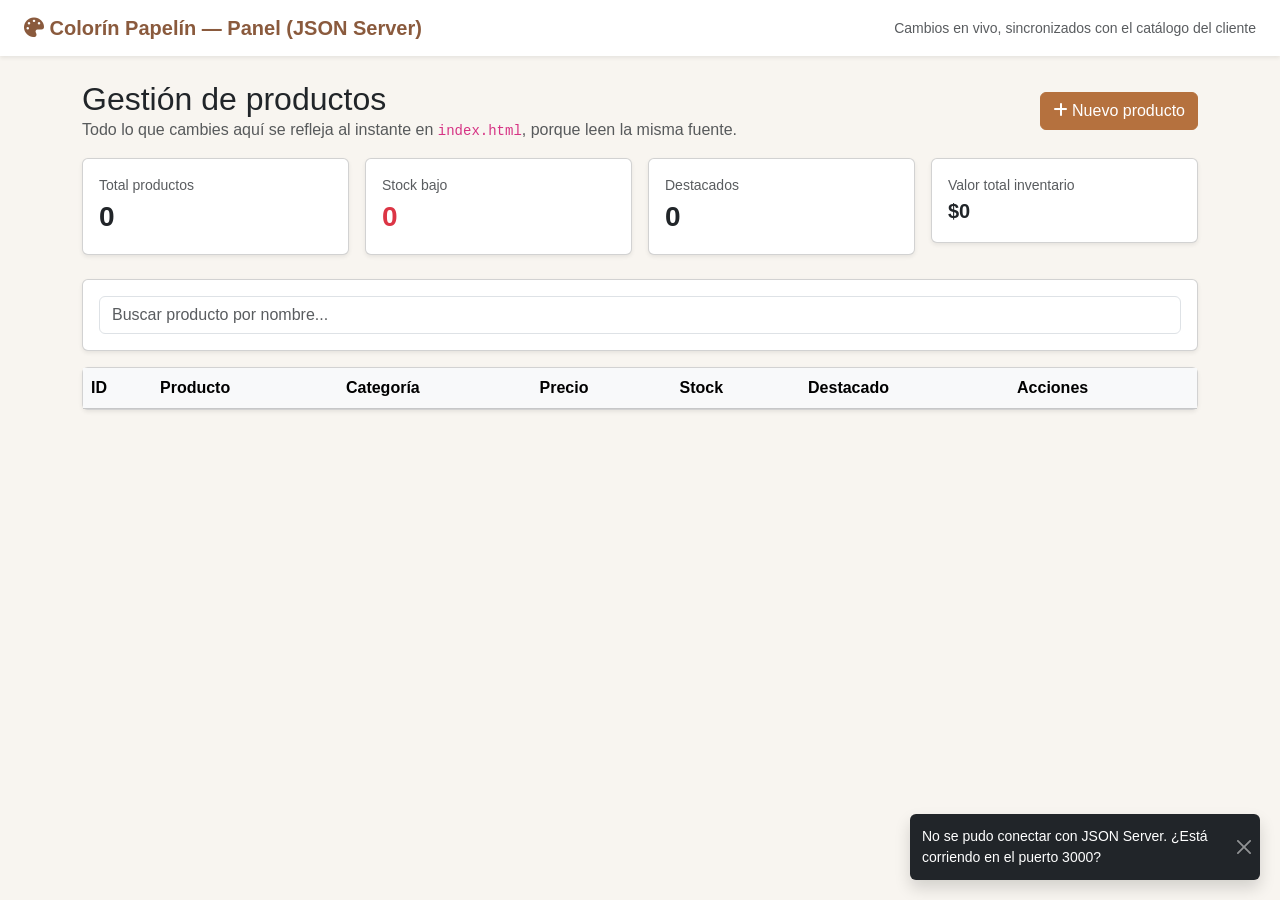
<file: colorin-papelin/pag_admin/productos-json.html>
<!DOCTYPE html>
<html lang="es">
<head>
<meta charset="UTF-8">
<meta name="viewport" content="width=device-width, initial-scale=1.0">
<title>Gestión de Productos (JSON Server) | Colorín Papelín</title>
<link href="https://cdn.jsdelivr.net/npm/bootstrap@5.3.3/dist/css/bootstrap.min.css" rel="stylesheet">
<link rel="stylesheet" href="https://cdnjs.cloudflare.com/ajax/libs/font-awesome/6.0.0-beta3/css/all.min.css">
<style>
  body { background: #f8f5f0; font-family: -apple-system, BlinkMacSystemFont, 'Segoe UI', sans-serif; }
  .navbar-brand { font-weight: 700; color: #8a5a3d !important; }
  .btn-primary { background: #b5713e; border-color: #b5713e; }
  .btn-primary:hover { background: #99602f; border-color: #99602f; }
  .badge-cat-1 { background: #d9c4a3; color: #5a4222; }
  .badge-cat-2 { background: #c9d9b0; color: #3d5a25; }
  .badge-cat-3 { background: #b8d4d9; color: #22505a; }
  .stock-bajo { color: #b02a2a; font-weight: 600; }
  .card-header { background: #fff; }
  #toast { position: fixed; bottom: 20px; right: 20px; z-index: 2000; }
</style>
</head>
<body>

<nav class="navbar navbar-expand-lg navbar-light bg-white shadow-sm mb-4">
  <div class="container-fluid px-4">
    <span class="navbar-brand"><i class="fas fa-palette"></i> Colorín Papelín — Panel (JSON Server)</span>
    <span class="text-muted small">Cambios en vivo, sincronizados con el catálogo del cliente</span>
  </div>
</nav>

<div class="container">

  <div class="d-flex justify-content-between align-items-center mb-3">
    <div>
      <h2 class="mb-0">Gestión de productos</h2>
      <p class="text-muted mb-0">Todo lo que cambies aquí se refleja al instante en <code>index.html</code>, porque leen la misma fuente.</p>
    </div>
    <button class="btn btn-primary" id="btnNuevo"><i class="fas fa-plus"></i> Nuevo producto</button>
  </div>

  <div class="row g-3 mb-4">
    <div class="col-md-3">
      <div class="card shadow-sm">
        <div class="card-body">
          <div class="text-muted small">Total productos</div>
          <div class="fs-3 fw-bold" id="statTotal">0</div>
        </div>
      </div>
    </div>
    <div class="col-md-3">
      <div class="card shadow-sm">
        <div class="card-body">
          <div class="text-muted small">Stock bajo</div>
          <div class="fs-3 fw-bold text-danger" id="statStockBajo">0</div>
        </div>
      </div>
    </div>
    <div class="col-md-3">
      <div class="card shadow-sm">
        <div class="card-body">
          <div class="text-muted small">Destacados</div>
          <div class="fs-3 fw-bold" id="statFeatured">0</div>
        </div>
      </div>
    </div>
    <div class="col-md-3">
      <div class="card shadow-sm">
        <div class="card-body">
          <div class="text-muted small">Valor total inventario</div>
          <div class="fs-5 fw-bold" id="statValor">$0</div>
        </div>
      </div>
    </div>
  </div>

  <div class="card shadow-sm mb-3">
    <div class="card-body">
      <input type="text" id="buscador" class="form-control" placeholder="Buscar producto por nombre...">
    </div>
  </div>

  <div class="card shadow-sm">
    <div class="table-responsive">
      <table class="table table-hover align-middle mb-0">
        <thead class="table-light">
          <tr>
            <th>ID</th>
            <th>Producto</th>
            <th>Categoría</th>
            <th>Precio</th>
            <th>Stock</th>
            <th>Destacado</th>
            <th>Acciones</th>
          </tr>
        </thead>
        <tbody id="tablaProductos"></tbody>
      </table>
    </div>
  </div>

</div>

<!-- Modal Nuevo/Editar producto -->
<div class="modal fade" id="modalProducto" tabindex="-1">
  <div class="modal-dialog">
    <div class="modal-content">
      <div class="modal-header">
        <h5 class="modal-title" id="modalTitulo">Nuevo producto</h5>
        <button type="button" class="btn-close" data-bs-dismiss="modal"></button>
      </div>
      <form id="formProducto">
        <div class="modal-body">
          <input type="hidden" id="pId">

          <div class="mb-3">
            <label class="form-label">Nombre</label>
            <input type="text" class="form-control" id="pName" required>
          </div>

          <div class="mb-3">
            <label class="form-label">Descripción</label>
            <input type="text" class="form-control" id="pDesc" required>
          </div>

          <div class="row">
            <div class="col-md-6 mb-3">
              <label class="form-label">Precio</label>
              <input type="number" class="form-control" id="pPrice" min="0" required>
            </div>
            <div class="col-md-6 mb-3">
              <label class="form-label">Categoría</label>
              <select class="form-select" id="pCategoria">
                <option value="1">1 — Escolar</option>
                <option value="2">2 — Oficina</option>
                <option value="3">3 — Organización</option>
              </select>
            </div>
          </div>

          <div class="row">
            <div class="col-md-6 mb-3">
              <label class="form-label">Stock actual</label>
              <input type="number" class="form-control" id="pStock" min="0" required>
            </div>
            <div class="col-md-6 mb-3">
              <label class="form-label">Stock mínimo</label>
              <input type="number" class="form-control" id="pStockMinimo" min="0" required>
            </div>
          </div>

          <div class="mb-3">
            <label class="form-label">Proveedor (ID)</label>
            <input type="number" class="form-control" id="pProveedor" min="1" required>
          </div>

          <div class="form-check">
            <input class="form-check-input" type="checkbox" id="pFeatured">
            <label class="form-check-label" for="pFeatured">Producto destacado</label>
          </div>
        </div>
        <div class="modal-footer">
          <button type="button" class="btn btn-secondary" data-bs-dismiss="modal">Cancelar</button>
          <button type="submit" class="btn btn-primary">Guardar</button>
        </div>
      </form>
    </div>
  </div>
</div>

<div id="toast" class="toast align-items-center text-white bg-dark border-0" role="alert">
  <div class="d-flex">
    <div class="toast-body" id="toastMsg">Listo</div>
    <button type="button" class="btn-close btn-close-white me-2 m-auto" data-bs-dismiss="toast"></button>
  </div>
</div>

<script src="https://cdn.jsdelivr.net/npm/bootstrap@5.3.3/dist/js/bootstrap.bundle.min.js"></script>
<script src="productos-json.js"></script>
</body>
</html>
</file>
<file: colorin-papelin/style.css>
* {
            margin: 0;
            padding: 0;
            box-sizing: border-box;
        }

        body {
            font-family: 'Inter', sans-serif;
            background-color: #fffaf5;
            color: #2e2a27;
            overflow-x: hidden;
        }

        /* layout principal */
        .app-wrapper {
            display: flex;
            min-height: 100vh;
            position: relative;
        }

        /* ========= SIDEBAR DESPLEGABLE (ABRIR/CERRAR) ========= */
        .sidebar {
            width: 280px;
            background: linear-gradient(135deg, #ffffff 0%, #fff4e9 100%);
            border-right: 1px solid #ffecd9;
            box-shadow: 6px 0 24px rgba(0, 0, 0, 0.03);
            padding: 2rem 1.5rem;
            display: flex;
            flex-direction: column;
            transition: transform 0.3s cubic-bezier(0.2, 0.9, 0.4, 1.1);
            position: sticky;
            top: 0;
            height: 100vh;
            overflow-y: auto;
            z-index: 30;
        }

        /* estado cerrado */
        .sidebar.closed {
            transform: translateX(-100%);
            position: fixed;
            height: 100vh;
            box-shadow: none;
        }

        /* Botón hamburguesa flotante - reposicionado para no cubrir el título */
        .toggle-sidebar-btn {
            position: fixed;
            top: 1.2rem;
            left: 1.5rem;
            background: #ffffff;
            border: 1px solid #f0dfcf;
            border-radius: 60px;
            width: 44px;
            height: 44px;
            display: flex;
            align-items: center;
            justify-content: center;
            font-size: 1.3rem;
            color: #c6855a;
            cursor: pointer;
            z-index: 100;
            box-shadow: 0 4px 12px rgba(0, 0, 0, 0.05);
            transition: all 0.2s;
            background-color: #fffaf3;
        }
        .toggle-sidebar-btn:hover {
            background-color: #f8ede2;
            color: #aa6a3e;
            transform: scale(1.02);
        }

        /* cuando la sidebar está abierta, el botón se desplaza ligeramente para no tapar el logo */
        .sidebar:not(.closed) ~ .main-content .toggle-sidebar-btn {
            /* no afecta porque el botón está fuera del main, pero ajustamos con media query */
        }
        
        /* En desktop, si la sidebar está abierta, movemos el botón un poco más a la derecha para que no tape el contenido */
        @media (min-width: 769px) {
            .sidebar:not(.closed) ~ .main-content .toggle-sidebar-btn {
                left: 300px;
            }
        }
        
        /* Ajuste para que el botón no tape el header en móvil */
        @media (max-width: 768px) {
            .toggle-sidebar-btn {
                top: 1rem;
                left: 1rem;
                width: 42px;
                height: 42px;
            }
            .sidebar.closed ~ .main-content .top-bar {
                padding-left: 5rem;
            }
        }

        /* Logo y marca - ahora con margen para el botón */
        .logo-area {
            margin-bottom: 2.2rem;
            border-bottom: 2px dashed #f7e2cf;
            padding-bottom: 1.4rem;
            margin-top: 0.5rem;
        }
        .logo {
            font-family: 'Playfair Display', serif;
            font-size: 1.9rem;
            font-weight: 700;
            background: linear-gradient(125deg, #d68b54, #b16334);
            background-clip: text;
            -webkit-background-clip: text;
            color: transparent;
            letter-spacing: -0.3px;
        }
        .logo-sub {
            font-size: 0.7rem;
            color: #b98f6e;
            text-transform: uppercase;
            letter-spacing: 2px;
            margin-top: 4px;
        }

        /* menú navegación principal */
        .nav-menu {
            flex: 1;
            display: flex;
            flex-direction: column;
            gap: 0.6rem;
        }
        .nav-item {
            display: flex;
            align-items: center;
            gap: 14px;
            padding: 0.8rem 1rem;
            border-radius: 20px;
            font-weight: 500;
            color: #5f4a34;
            transition: all 0.2s ease;
            cursor: pointer;
            background: transparent;
            border: none;
            font-size: 1rem;
            font-family: 'Inter', sans-serif;
            width: 100%;
            text-align: left;
        }
        .nav-item i {
            width: 26px;
            font-size: 1.2rem;
            color: #c68455;
        }
        .nav-item:hover {
            background: #f9ede2;
            color: #ac6b3e;
            transform: translateX(5px);
        }
        .nav-item.active {
            background: #f2e2d3;
            color: #9c582f;
            font-weight: 600;
            box-shadow: inset 0 0 0 1px rgba(198,133,90,0.2);
        }
        .nav-item.active i {
            color: #9c582f;
        }

        /* footer sidebar */
        .sidebar-footer {
            margin-top: 2rem;
            padding-top: 1.5rem;
            border-top: 1px solid #f2e1d0;
        }
        .social-links {
            display: flex;
            gap: 1.2rem;
            justify-content: center;
        }
        .social-links a {
            color: #cb9a74;
            font-size: 1.2rem;
            transition: 0.2s;
        }
        .social-links a:hover {
            color: #b96f41;
            transform: translateY(-3px);
        }

        /* ========= CONTENIDO PRINCIPAL ========= */
        .main-content {
            flex: 1;
            display: flex;
            flex-direction: column;
            background: #fffaf5;
            transition: margin-left 0.3s;
        }

        /* Header superior - con espacio para el botón */
        .top-bar {
            padding: 1rem 2rem 1rem 5rem;
            background: rgba(255, 248, 240, 0.9);
            backdrop-filter: blur(4px);
            border-bottom: 1px solid #ffefdf;
            display: flex;
            justify-content: flex-end;
            align-items: center;
            flex-wrap: wrap;
            min-height: 70px;
        }
        
        /* Título de bienvenida en el header (para dar contexto) */
        .page-title {
            position: absolute;
            left: 50%;
            transform: translateX(-50%);
            font-weight: 500;
            color: #c6855a;
            font-size: 0.9rem;
            display: none;
        }
        
        @media (min-width: 769px) {
            .page-title {
                display: block;
            }
        }
        
        .cart-icon {
            background: white;
            border-radius: 40px;
            padding: 0.5rem 1.4rem;
            box-shadow: 0 2px 8px rgba(0,0,0,0.02);
            display: flex;
            align-items: center;
            gap: 0.7rem;
            border: 1px solid #f8e3d2;
            cursor: pointer;
            transition: 0.2s;
        }
        .cart-icon i {
            font-size: 1.2rem;
            color: #c6855a;
        }
        .cart-icon span {
            font-weight: 600;
            color: #5d3f29;
        }

        /* Hero principal */
        .hero {
            background: linear-gradient(105deg, #fff3e8, #ffe8db);
            margin: 1.5rem 2rem 1rem 2rem;
            border-radius: 40px;
            padding: 2rem 2.5rem;
            display: flex;
            flex-wrap: wrap;
            justify-content: space-between;
            align-items: center;
            box-shadow: 0 12px 22px -12px rgba(0,0,0,0.06);
        }
        .hero-text h1 {
            font-family: 'Playfair Display', serif;
            font-size: 2.6rem;
            font-weight: 700;
            color: #3a2c1f;
        }
        .hero-text p {
            font-size: 1rem;
            margin: 0.8rem 0 1.5rem;
            color: #826b52;
            max-width: 480px;
        }
        .btn-primary {
            background: #cf8a5c;
            border: none;
            padding: 0.8rem 1.8rem;
            border-radius: 50px;
            font-weight: 600;
            color: white;
            font-family: 'Inter', sans-serif;
            display: inline-flex;
            align-items: center;
            gap: 8px;
            cursor: pointer;
            transition: 0.25s;
            box-shadow: 0 8px 16px rgba(207,138,92,0.2);
        }
        .btn-primary:hover {
            background: #b56e43;
            transform: translateY(-3px);
        }
        .hero-image {
            background: #eedbcb;
            width: 150px;
            height: 150px;
            border-radius: 50%;
            display: flex;
            align-items: center;
            justify-content: center;
            font-size: 4rem;
            color: #b5683b;
        }

        /* Sección productos destacados */
        .featured-section {
            margin: 2rem 2rem 1rem 2rem;
        }
        .section-header {
            display: flex;
            justify-content: space-between;
            align-items: baseline;
            margin-bottom: 1.8rem;
            flex-wrap: wrap;
        }
        .section-header h3 {
            font-family: 'Playfair Display', serif;
            font-size: 1.7rem;
            font-weight: 600;
            color: #4e3823;
        }
        .link-more {
            color: #ca8356;
            font-weight: 500;
            cursor: pointer;
            font-size: 0.9rem;
            border-bottom: 1px dashed #eecbad;
        }
        .products-grid {
            display: grid;
            grid-template-columns: repeat(auto-fill, minmax(250px, 1fr));
            gap: 1.8rem;
        }
        .product-card {
            background: #ffffffdb;
            border-radius: 32px;
            padding: 1.2rem;
            transition: all 0.25s;
            border: 1px solid #fbe8d9;
            backdrop-filter: blur(2px);
        }
        .product-card:hover {
            transform: translateY(-8px);
            background: white;
            border-color: #f2ddca;
            box-shadow: 0 20px 28px -14px rgba(0,0,0,0.1);
        }
        .product-img {
            background: #fef3ea;
            border-radius: 28px;
            height: 170px;
            display: flex;
            align-items: center;
            justify-content: center;
            font-size: 3.2rem;
            color: #b26d42;
            margin-bottom: 1rem;
        }
        .price {
            font-weight: 700;
            color: #bc764b;
            font-size: 1.2rem;
            margin: 0.4rem 0;
        }
        .btn-card {
            background: transparent;
            border: 1.5px solid #eedbcb;
            padding: 0.5rem;
            border-radius: 40px;
            width: 100%;
            font-weight: 500;
            margin-top: 0.6rem;
            cursor: pointer;
            transition: 0.2s;
            display: flex;
            align-items: center;
            justify-content: center;
            gap: 8px;
        }
        .btn-card:hover {
            background: #cf8a5c;
            border-color: #cf8a5c;
            color: white;
        }

        /* Banner promocional */
        .promo-banner {
            background: #f7e6da;
            margin: 1rem 2rem 1.5rem;
            border-radius: 28px;
            padding: 1.2rem 2rem;
            display: flex;
            justify-content: space-between;
            align-items: center;
            flex-wrap: wrap;
        }
        .promo-banner p {
            font-weight: 500;
            color: #5d3f2b;
        }
        .badge-offer {
            background: #d48f63;
            color: white;
            padding: 0.3rem 1rem;
            border-radius: 80px;
            font-size: 0.8rem;
        }

        footer {
            text-align: center;
            padding: 1.5rem;
            font-size: 0.8rem;
            color: #cfa47e;
            border-top: 1px solid #f6e5d7;
            margin-top: 1rem;
        }

        /* Mobile responsive */
        @media (max-width: 768px) {
            .sidebar {
                position: fixed;
                top: 0;
                left: 0;
                height: 100vh;
                z-index: 200;
                transform: translateX(0%);
            }
            .sidebar.closed {
                transform: translateX(-100%);
            }
            .top-bar {
                padding-left: 5rem;
                padding-right: 1rem;
            }
            .hero {
                margin: 1rem;
                padding: 1.5rem;
            }
            .hero-text h1 {
                font-size: 1.9rem;
            }
            .featured-section, .promo-banner {
                margin-left: 1rem;
                margin-right: 1rem;
            }
            .toggle-sidebar-btn {
                top: 1rem;
                left: 1rem;
                z-index: 250;
            }
            /* Overlay cuando sidebar está abierta en móvil */
            .sidebar:not(.closed)::after {
                content: '';
                position: fixed;
                top: 0;
                left: 280px;
                right: 0;
                bottom: 0;
                background: rgba(0,0,0,0.3);
                z-index: 199;
                pointer-events: none;
            }
        }
        @media (max-width: 480px) {
            .hero-image {
                width: 100px;
                height: 100px;
                font-size: 2.5rem;
            }
        }

        /* transiciones y efectos */
        button, .nav-item, .btn-card, .toggle-sidebar-btn {
            cursor: pointer;
        }
        a {
            text-decoration: none;
        }
        
        /* Ajuste para el botón cuando sidebar está cerrada */
        .sidebar.closed ~ .main-content .top-bar {
            padding-left: 5rem;
        }
    
/* =========================================================
   AMPLIACIONES — catálogo real, carrito, panel admin
   ========================================================= */

/* Login/registro rápido en la barra superior */
.top-bar { justify-content: space-between !important; }
.top-bar .top-bar-actions { display: flex; align-items: center; gap: 0.8rem; margin-left: auto; }
.login-link {
    display: flex; align-items: center; gap: 8px;
    background: white; border: 1px solid #f8e3d2; border-radius: 40px;
    padding: 0.5rem 1.2rem; color: #5d3f29; font-weight: 600; font-size: 0.9rem;
    transition: 0.2s;
}
.login-link:hover { background: #f9ede2; color: #ac6b3e; }
.login-link i { color: #c6855a; }

/* Badges de stock sobre las tarjetas de producto */
.badge-stock {
    display: inline-block; font-size: 0.68rem; font-weight: 700; padding: 3px 10px;
    border-radius: 20px; margin-bottom: 6px; text-transform: uppercase; letter-spacing: 0.4px;
}
.badge-bajo { background: #fff1cf; color: #a3720a; }
.badge-agotado { background: #fde3e1; color: #b3352a; }
.add-to-cart-btn:disabled { opacity: 0.5; cursor: not-allowed; }
.add-to-cart-btn:disabled:hover { background: transparent; color: inherit; border-color: #eedbcb; }

/* Tabs de categoría (productos.html) */
.category-tabs { display: flex; gap: 10px; flex-wrap: wrap; margin-bottom: 1.6rem; }
.category-tab {
    background: white; border: 1px solid #f2ddca; padding: 0.6rem 1.3rem; border-radius: 40px;
    font-weight: 600; font-size: 0.88rem; color: #7a6248; cursor: pointer; transition: 0.2s;
}
.category-tab:hover { background: #fdf3ec; }
.category-tab.active { background: #cf8a5c; border-color: #cf8a5c; color: white; }

.search-box { position: relative; max-width: 420px; margin-bottom: 1.6rem; }
.search-box input {
    width: 100%; padding: 0.85rem 1rem 0.85rem 2.8rem; border-radius: 40px;
    border: 1px solid #f2ddca; font-family: 'Inter', sans-serif; font-size: 0.92rem;
    background: white; outline: none; transition: 0.2s;
}
.search-box input:focus { border-color: #cf8a5c; box-shadow: 0 0 0 3px rgba(207,138,92,0.12); }
.search-box i { position: absolute; left: 1.1rem; top: 50%; transform: translateY(-50%); color: #cf8a5c; }

/* ===== CARRITO / CHECKOUT ===== */
.cart-layout { display: flex; gap: 1.8rem; margin: 1.5rem 2rem; flex-wrap: wrap; align-items: flex-start; }
.cart-items { flex: 2; min-width: 320px; display: flex; flex-direction: column; gap: 14px; }
.cart-item-row {
    background: white; border: 1px solid #fbe8d9; border-radius: 24px; padding: 1rem 1.3rem;
    display: flex; align-items: center; gap: 16px;
}
.cart-item-icon {
    width: 60px; height: 60px; border-radius: 18px; background: #fef3ea; color: #b26d42;
    display: flex; align-items: center; justify-content: center; font-size: 1.5rem; flex-shrink: 0;
}
.cart-item-info { flex: 1; min-width: 120px; }
.cart-item-info h4 { font-size: 1rem; color: #3a2c1f; margin-bottom: 3px; }
.cart-item-info .unit-price { font-size: 0.82rem; color: #a08a72; }
.qty-control { display: flex; align-items: center; gap: 8px; }
.qty-control button {
    width: 30px; height: 30px; border-radius: 50%; border: 1px solid #eedbcb; background: white;
    cursor: pointer; font-weight: 700; color: #b56e43;
}
.qty-control span { min-width: 22px; text-align: center; font-weight: 600; }
.cart-item-total { font-weight: 700; color: #bc764b; min-width: 90px; text-align: right; }
.remove-item-btn { background: none; border: none; color: #d98d84; font-size: 1.1rem; cursor: pointer; padding: 6px; }
.remove-item-btn:hover { color: #b3352a; }

.cart-summary {
    flex: 1; min-width: 280px; background: white; border: 1px solid #fbe8d9; border-radius: 28px;
    padding: 1.6rem; position: sticky; top: 90px;
}
.cart-summary h3 { font-family: 'Playfair Display', serif; margin-bottom: 1.2rem; color: #3a2c1f; }
.summary-row { display: flex; justify-content: space-between; margin-bottom: 0.7rem; font-size: 0.92rem; color: #5d4a37; }
.summary-row.total { font-weight: 700; font-size: 1.15rem; color: #2e2a27; border-top: 1px dashed #eedbcb; padding-top: 0.8rem; margin-top: 0.8rem; }
.form-field { margin-bottom: 14px; }
.form-field label { display: block; font-size: 0.82rem; color: #7a6248; margin-bottom: 5px; font-weight: 600; }
.form-field input, .form-field select {
    width: 100%; padding: 0.7rem 0.9rem; border-radius: 14px; border: 1px solid #eee2d8;
    font-family: 'Inter', sans-serif; font-size: 0.9rem; outline: none; background: #fdfaf7;
}
.form-field input:focus, .form-field select:focus { border-color: #cb8d62; background: white; }
.empty-cart { text-align: center; padding: 3rem 1rem; color: #a08a72; }
.empty-cart i { font-size: 3rem; margin-bottom: 1rem; color: #eedbcb; }

/* ===== PANEL ADMINISTRADOR ===== */
.stats-grid { display: grid; grid-template-columns: repeat(auto-fit, minmax(220px, 1fr)); gap: 1.4rem; margin: 1.5rem 2rem; }
.stat-card {
    background: white; border-radius: 28px; padding: 1.4rem 1.6rem; border: 1px solid #fbe8d9;
    display: flex; align-items: center; gap: 16px; box-shadow: 0 10px 20px -14px rgba(0,0,0,0.08);
}
.stat-card .stat-icon {
    width: 54px; height: 54px; border-radius: 16px; display: flex; align-items: center; justify-content: center;
    font-size: 1.4rem; color: white; flex-shrink: 0;
}
.stat-card .stat-value { font-size: 1.5rem; font-weight: 700; color: #2e2a27; font-family: 'Playfair Display', serif; }
.stat-card .stat-label { font-size: 0.8rem; color: #a08a72; }

.admin-panel { background: white; border-radius: 28px; margin: 0 2rem 2rem; border: 1px solid #fbe8d9; overflow: hidden; }
.admin-panel-header { padding: 1.3rem 1.6rem; border-bottom: 1px solid #fbe8d9; display: flex; justify-content: space-between; align-items: center; flex-wrap: wrap; gap: 10px; }
.admin-panel-header h3 { font-family: 'Playfair Display', serif; color: #3a2c1f; font-size: 1.25rem; }
.admin-table { width: 100%; border-collapse: collapse; }
.admin-table th { text-align: left; font-size: 0.75rem; text-transform: uppercase; letter-spacing: 0.5px; color: #a08a72; padding: 12px 1.6rem; border-bottom: 1px solid #f6e5d7; }
.admin-table td { padding: 14px 1.6rem; border-bottom: 1px solid #fbf2e9; font-size: 0.9rem; color: #4a3b2c; }
.admin-table tr:last-child td { border-bottom: none; }
.status-pill { padding: 4px 12px; border-radius: 20px; font-size: 0.75rem; font-weight: 700; display: inline-block; }
.status-ok { background: #e4f5e9; color: #237a4b; }
.status-warn { background: #fff1cf; color: #a3720a; }
.status-bad { background: #fde3e1; color: #b3352a; }
.status-info { background: #e2eefc; color: #2660a4; }

/* ===== FAQ (sección Contacto) ===== */
.faq-list { display: flex; flex-direction: column; gap: 10px; max-width: 700px; }
.faq-item { background: white; border: 1px solid #fbe8d9; border-radius: 20px; overflow: hidden; }
.faq-question {
    padding: 1.1rem 1.4rem; display: flex; justify-content: space-between; align-items: center;
    cursor: pointer; font-weight: 600; color: #3a2c1f; font-size: 0.95rem;
}
.faq-question:hover { background: #fdf3ea; }
.faq-question i { color: #cf8a5c; transition: transform 0.2s; }
.faq-item.open .faq-question i { transform: rotate(180deg); }
.faq-answer { max-height: 0; overflow: hidden; transition: max-height 0.25s ease; padding: 0 1.4rem; }
.faq-item.open .faq-answer { max-height: 200px; padding: 0 1.4rem 1.2rem; }
.faq-answer p { color: #7a6248; font-size: 0.88rem; line-height: 1.6; }

/* ===== Descuentos / Kits (Promociones) ===== */
.descuento-card {
    background: white; border-radius: 24px; border: 1px solid #fbe8d9; padding: 1.4rem;
    display: flex; align-items: center; gap: 16px;
}
.descuento-card .descuento-icon {
    width: 52px; height: 52px; border-radius: 16px; background: #fef3ea; color: #b26d42;
    display: flex; align-items: center; justify-content: center; font-size: 1.4rem; flex-shrink: 0;
}
.descuento-card h4 { font-size: 1rem; color: #3a2c1f; margin-bottom: 3px; }
.descuento-pct { font-weight: 700; color: #bc764b; font-size: 1.3rem; }

/* ===== Descuento directo sobre producto (reemplaza el sistema de código) ===== */
.badge-descuento { background: #e4f5e9; color: #237a4b; }
.price-original {
    font-size: 0.8rem; color: #c9b7a5; text-decoration: line-through; font-weight: 400; margin-left: 6px;
}

/* ===== Modal simple reutilizable (poner en descuento, etc.) ===== */
.modal-overlay {
    position: fixed; inset: 0; background: rgba(45, 33, 22, 0.45);
    display: flex; align-items: center; justify-content: center; z-index: 1000;
}
.modal-card {
    background: white; border-radius: 24px; padding: 1.8rem; width: 90%; max-width: 380px;
    box-shadow: 0 20px 50px rgba(0,0,0,0.2);
}
.modal-card h3 { font-family: 'Playfair Display', serif; color: #3a2c1f; margin-bottom: 1rem; }

/* ===== Panel de pago (Nequi / Efectivo) en el checkout ===== */
.pago-nequi-box, .pago-efectivo-box {
    display: flex; align-items: center; gap: 14px; background: #fdf3ea; border: 1px solid #f2ddca;
    border-radius: 18px; padding: 14px; margin: 12px 0;
}
.pago-nequi-qr {
    width: 54px; height: 54px; border-radius: 14px; background: white; border: 1px dashed #cf8a5c;
    display: flex; align-items: center; justify-content: center; font-size: 1.6rem; color: #cf8a5c; flex-shrink: 0;
}
.pago-efectivo-box i { font-size: 1.6rem; color: #cf8a5c; flex-shrink: 0; }
</file>
<file: colorin-papelin/index.css>
/* ESTILOS DEL SLIDER HERO (Optimizado para no romper la maquetación del index) */
        .hero-container {
            position: relative;
            overflow: hidden;
            border-radius: 32px;
            margin-bottom: 2rem;
            background: #fffbf7;
            box-shadow: 0 10px 30px rgba(0,0,0,0.02);
        }

        .hero-slider {
            display: flex;
            width: 200%; /* Dos vistas fijas (100% cada una) */
            transition: transform 0.6s cubic-bezier(0.25, 1, 0.5, 1);
        }

        .hero-slide {
            width: 50%;
            flex-shrink: 0;
            box-sizing: border-box;
        }

        /* Flechas de navegación */
        .slider-btn {
            position: absolute;
            top: 50%;
            transform: translateY(-50%);
            background: rgba(255, 255, 255, 0.9);
            border: 1px solid #e4e7eb;
            width: 44px;
            height: 44px;
            border-radius: 50%;
            cursor: pointer;
            display: flex;
            align-items: center;
            justify-content: center;
            color: #2d3436;
            font-size: 1rem;
            transition: all 0.2s;
            z-index: 10;
        }
        .slider-btn:hover {
            background: white !important;
            color: #cb8d62 !important;
            box-shadow: 0 6px 15px rgba(0,0,0,0.1);
            transform: translateY(-50%) scale(1.05);
        }
        .slider-btn.prev { left: 20px; }
        .slider-btn.next { right: 20px; }

        /* Puntos indicadores inferiores */
        .slider-dots {
            position: absolute;
            bottom: 20px;
            left: 50%;
            transform: translateX(-50%);
            display: flex;
            gap: 10px;
            z-index: 10;
        }
        .dot {
            width: 10px;
            height: 10px;
            border-radius: 50%;
            background: rgba(0, 0, 0, 0.15);
            cursor: pointer;
            transition: all 0.3s;
        }
        .dot.active {
            background: #2d3436 !important;
            width: 24px !important;
            border-radius: 10px !important;
        }

        /* Animaciones para los elementos interactivos */
        @keyframes floatIcon {
            0% { transform: translateY(0px) rotate(0deg); }
            50% { transform: translateY(-15px) rotate(8deg); }
            100% { transform: translateY(0px) rotate(0deg); }
        }
        @keyframes floatBanner {
            0% { transform: translateY(0px); }
            50% { transform: translateY(-8px); }
            100% { transform: translateY(0px); }
        }
        .promo-banner button:hover {
            transform: scale(1.03);
        }
</file>
<file: colorin-papelin/intro.css>
*, *::before, *::after { margin: 0; padding: 0; box-sizing: border-box; }

    body {
      background: #FEF5ED;
      display: flex;
      align-items: center;
      justify-content: center;
      min-height: 100vh;
      font-family: Georgia, 'Times New Roman', serif;
    }

    #stage {
      width: 100%;
      max-width: 860px;
      height: 100vh;
      background: #FEF5ED;
      position: relative;
      overflow: hidden;
      display: flex;
      align-items: center;
      justify-content: center;
      flex-direction: column;
    }

    /* ---------- dots & confetti ---------- */
    .dot {
      position: absolute;
      border-radius: 50%;
      opacity: 0;
      animation: popIn 0.4s ease forwards;
    }
    .confetti-sq {
      position: absolute;
      width: 10px;
      height: 10px;
      border-radius: 2px;
      opacity: 0;
      animation: popIn 0.3s ease forwards;
    }
    @keyframes popIn {
      from { transform: scale(0); opacity: 0; }
      to   { transform: scale(1); opacity: 1; }
    }

    /* ---------- planes ---------- */
    .plane {
      position: absolute;
      opacity: 0;
      animation: flyIn 0.7s cubic-bezier(.22,.68,0,1.2) forwards;
    }
    .plane-right { animation-name: flyInRight; }
    @keyframes flyIn {
      from { transform: translateX(-140px) translateY(30px) rotate(-15deg); opacity: 0; }
      to   { transform: translateX(0) translateY(0) rotate(0deg); opacity: 1; }
    }
    @keyframes flyInRight {
      from { transform: translateX(140px) translateY(-30px) rotate(15deg); opacity: 0; }
      to   { transform: translateX(0) translateY(0) rotate(0deg); opacity: 1; }
    }

    /* ---------- text ---------- */
    #logo-line1 {
      font-size: clamp(42px, 8vw, 68px);
      font-weight: 700;
      color: #65321E;
      letter-spacing: 2px;
      opacity: 0;
      transform: translateY(24px);
      animation: riseIn 0.7s cubic-bezier(.22,.68,0,1.2) forwards;
      animation-delay: 0.9s;
      line-height: 1.05;
      position: relative;
      z-index: 2;
    }
    #logo-line2 {
      font-size: clamp(42px, 8vw, 68px);
      font-weight: 700;
      color: #B45F32;
      letter-spacing: 2px;
      opacity: 0;
      transform: translateY(24px);
      animation: riseIn 0.7s cubic-bezier(.22,.68,0,1.2) forwards;
      animation-delay: 1.15s;
      line-height: 1.05;
      position: relative;
      z-index: 2;
    }
    #tagline {
      font-style: italic;
      font-size: 14px;
      color: #C27840;
      letter-spacing: 3px;
      opacity: 0;
      animation: fadeUp 0.6s ease forwards;
      animation-delay: 1.55s;
      margin-top: 14px;
      position: relative;
      z-index: 2;
    }
    #bar-row {
      display: flex;
      gap: 5px;
      margin-top: 20px;
      opacity: 0;
      animation: fadeUp 0.5s ease forwards;
      animation-delay: 1.8s;
      position: relative;
      z-index: 2;
    }
    .bar-seg {
      height: 5px;
      width: 44px;
      border-radius: 3px;
    }
    #enter-btn {
      margin-top: 32px;
      padding: 13px 42px;
      background: #B45F32;
      color: #FEF5ED;
      border: none;
      border-radius: 50px;
      font-family: Georgia, serif;
      font-size: 16px;
      cursor: pointer;
      opacity: 0;
      animation: fadeUp 0.5s ease forwards;
      animation-delay: 2.1s;
      letter-spacing: 0.5px;
      transition: background 0.2s, transform 0.15s;
      position: relative;
      z-index: 2;
    }
    #enter-btn:hover  { background: #93461F; }
    #enter-btn:active { transform: scale(0.97); }

    @keyframes riseIn {
      from { opacity: 0; transform: translateY(24px); }
      to   { opacity: 1; transform: translateY(0); }
    }
    @keyframes fadeUp {
      from { opacity: 0; transform: translateY(10px); }
      to   { opacity: 1; transform: translateY(0); }
    }
</file>
<file: colorin-papelin/login.css>
*{
    margin:0;
    padding:0;
    box-sizing:border-box;
}

body{
    font-family:'Inter', sans-serif;
    background:#fffbf7;
    color:#2d3436;
    min-height:100vh;
    display:flex;
    align-items:center;
    justify-content:center;
    padding:30px;
    position:relative;
    overflow-y:auto;
    overflow-x:hidden;
}

/* ===== BLOBS DECORATIVOS DE FONDO ===== */

.blob{
    position:absolute;
    border-radius:50%;
    filter:blur(0px);
    opacity:0.55;
    z-index:0;
}

.blob-1{
    width:340px;
    height:340px;
    background:linear-gradient(135deg,#cb8d62,#fbeee6);
    top:-120px;
    left:-100px;
    animation:floatBlob 8s ease-in-out infinite;
}

.blob-2{
    width:260px;
    height:260px;
    background:linear-gradient(135deg,#fbeee6,#cb8d62);
    bottom:-100px;
    right:-80px;
    animation:floatBlob 9s ease-in-out infinite reverse;
}

@keyframes floatBlob{
    0%{transform:translateY(0px);}
    50%{transform:translateY(-25px);}
    100%{transform:translateY(0px);}
}

/* ===== TARJETA CENTRAL ===== */

.login-card{
    position:relative;
    z-index:1;
    width:100%;
    max-width:440px;
    background:#ffffff;
    border-radius:32px;
    box-shadow:0 20px 40px rgba(0,0,0,0.08);
    padding:50px 40px 40px;
    text-align:center;
}

.icono-top{
    width:78px;
    height:78px;
    margin:0 auto 20px;
    border-radius:24px;
    background:linear-gradient(135deg,#cb8d62 0%,#fbeee6 100%);
    display:flex;
    align-items:center;
    justify-content:center;
    box-shadow:0 10px 20px rgba(203,141,98,0.3);
}

.icono-top i{
    font-size:1.9rem;
    color:#ffffff;
}

.login-card h1{
    font-family:'Playfair Display', serif;
    font-size:1.9rem;
    color:#2d3436;
    margin-bottom:8px;
}

.login-card .subtitulo{
    color:#8a8a8a;
    font-size:0.92rem;
    margin-bottom:32px;
}

/* ===== TABS LOGIN / REGISTRO ===== */

.tabs{
    display:flex;
    background:#fdf3ec;
    border-radius:14px;
    padding:5px;
    margin-bottom:30px;
}

.tabs button{
    flex:1;
    border:none;
    background:transparent;
    padding:11px;
    border-radius:10px;
    font-family:'Inter', sans-serif;
    font-size:0.9rem;
    font-weight:600;
    color:#8a8a8a;
    cursor:pointer;
    transition:0.25s;
}

.tabs button.active{
    background:#ffffff;
    color:#2d3436;
    box-shadow:0 4px 10px rgba(0,0,0,0.06);
}

.campo{
    margin-bottom:18px;
    text-align:left;
}

.campo label{
    display:block;
    font-size:0.85rem;
    color:#555;
    margin-bottom:7px;
    font-weight:500;
}

.input-wrap{
    position:relative;
}

.input-wrap i{
    position:absolute;
    top:50%;
    left:16px;
    transform:translateY(-50%);
    color:#cb8d62;
    font-size:0.95rem;
}

.campo input{
    width:100%;
    padding:13px 16px 13px 42px;
    border-radius:16px;
    border:1px solid #eee2d8;
    background:#fdfaf7;
    font-size:0.95rem;
    color:#2d3436;
    outline:none;
    transition:0.25s;
    font-family:'Inter', sans-serif;
}

.campo input:focus{
    border-color:#cb8d62;
    box-shadow:0 0 0 3px rgba(203,141,98,0.15);
    background:#ffffff;
}

.opciones{
    display:flex;
    justify-content:space-between;
    align-items:center;
    font-size:0.82rem;
    color:#8a8a8a;
    margin-bottom:24px;
}

.opciones label{
    display:flex;
    align-items:center;
    gap:6px;
    cursor:pointer;
}

.opciones a{
    color:#cb8d62;
    text-decoration:none;
    font-weight:500;
}

.opciones a:hover{
    text-decoration:underline;
}

.btn-primary{
    width:100%;
    padding:14px;
    border:none;
    border-radius:16px;
    background:linear-gradient(135deg,#cb8d62 0%,#b9764a 100%);
    color:#ffffff;
    font-size:1rem;
    font-weight:600;
    cursor:pointer;
    transition:transform 0.2s, box-shadow 0.2s;
    box-shadow:0 8px 18px rgba(203,141,98,0.35);
}

.btn-primary:hover{
    transform:translateY(-2px);
    box-shadow:0 12px 22px rgba(203,141,98,0.45);
}

.intro-registro{
    color:#8a8a8a;
    font-size:0.88rem;
    margin-bottom:22px;
    line-height:1.4;
}

.campo-doble{
    display:flex;
    gap:14px;
}

.campo-doble .campo{
    flex:1;
    min-width:0;
}

.opcional-tag{
    display:inline-block;
    font-size:0.68rem;
    font-weight:600;
    color:#b9764a;
    background:#fdf3ec;
    padding:2px 7px;
    border-radius:6px;
    margin-left:4px;
    letter-spacing:0.3px;
    text-transform:uppercase;
}

.opciones-registro{
    justify-content:flex-start;
}

.opciones-registro label{
    line-height:1.3;
}

@media(max-width:480px){

    .campo-doble{
        flex-direction:column;
        gap:0;
    }

}

.mensaje-error{
    display:none;
    background:#fdeceb;
    border:1px solid #f3b5ae;
    color:#b3352a;
    padding:10px 14px;
    border-radius:14px;
    font-size:0.85rem;
    margin-bottom:18px;
    text-align:center;
}

.mensaje-error.active{
    display:block;
}

.separador{
    display:flex;
    align-items:center;
    gap:12px;
    margin:24px 0 20px;
    color:#c7c7c7;
    font-size:0.85rem;
}

.separador::before,
.separador::after{
    content:"";
    flex:1;
    height:1px;
    background:#eee;
}

/* ===== BOTONES SOCIALES ===== */

.social-row{
    display:flex;
    gap:12px;
    margin-bottom:26px;
}

.social-row button{
    flex:1;
    padding:11px;
    border-radius:14px;
    border:1px solid #eee2d8;
    background:#ffffff;
    color:#2d3436;
    font-size:1.05rem;
    cursor:pointer;
    transition:0.25s;
}

.social-row button:hover{
    background:#fdf3ec;
    border-color:#cb8d62;
}

.registro{
    font-size:0.88rem;
    color:#666;
}

.registro a{
    color:#cb8d62;
    font-weight:600;
    text-decoration:none;
}

.registro a:hover{
    text-decoration:underline;
}

.volver{
    display:inline-flex;
    align-items:center;
    gap:8px;
    font-size:0.82rem;
    color:#aaa;
    text-decoration:none;
    margin-top:20px;
}

.volver:hover{
    color:#cb8d62;
}

/* ===== RESPONSIVE ===== */

@media(max-width:480px){

    .login-card{
        padding:40px 25px 30px;
    }

}
</file>
<file: colorin-papelin/pedidos.css>
.pedidos-list { display: flex; flex-direction: column; gap: 16px; margin: 0 2rem 2rem; }
.pedido-card { background: white; border: 1px solid #fbe8d9; border-radius: 26px; overflow: hidden; }
.pedido-header {
    display: flex; justify-content: space-between; align-items: center; flex-wrap: wrap; gap: 10px;
    padding: 1.1rem 1.5rem; cursor: pointer; background: #fffaf5;
}
.pedido-header:hover { background: #fdf3ea; }
.pedido-header-left { display: flex; align-items: center; gap: 14px; flex-wrap: wrap; }
.pedido-id { font-weight: 700; color: #3a2c1f; font-family: 'Playfair Display', serif; font-size: 1.05rem; }
.pedido-fecha { font-size: 0.82rem; color: #a08a72; }
.pedido-total { font-weight: 700; color: #bc764b; }
.pedido-toggle { color: #cf8a5c; transition: transform 0.2s; }
.pedido-card.open .pedido-toggle { transform: rotate(180deg); }
.pedido-body { display: none; padding: 0 1.5rem 1.5rem; }
.pedido-card.open .pedido-body { display: block; }
.pedido-item-row { display: flex; align-items: center; gap: 14px; padding: 10px 0; border-bottom: 1px solid #fbf2e9; }
.pedido-item-row:last-child { border-bottom: none; }
.pedido-item-icon {
    width: 42px; height: 42px; border-radius: 14px; background: #fef3ea; color: #b26d42;
    display: flex; align-items: center; justify-content: center; font-size: 1.1rem; flex-shrink: 0;
}
.pedido-item-name { flex: 1; font-size: 0.9rem; color: #3a2c1f; }
.pedido-item-qty { font-size: 0.82rem; color: #a08a72; }
.pedido-item-price { font-weight: 600; color: #4a3b2c; }
.pedido-meta { font-size: 0.85rem; color: #7a6248; margin-top: 12px; line-height: 1.7; }
.pedido-actions { margin-top: 14px; display: flex; gap: 10px; flex-wrap: wrap; }
</file>
<file: colorin-papelin/tablero.css>
/* Ajustes específicos para integrar las herramientas de dibujo sin romper tu style.css */
        :root {
            --color-principal: #cb8d62;
            --color-secundario: #fbeee6;
            --texto-oscuro: #2d3436;
            --bg-gris: #f8f9fa;
            --borde: #e4e7eb;
        }

        /* Contenedor dividido para herramientas y lienzo dentro del bloque de contenido principal */
        .tablero-workspace {
            display: flex;
            gap: 25px;
            height: calc(100vh - 160px); /* Resta el espacio de la top-bar y footer */
            margin-bottom: 20px;
        }

        /* BARRA DE HERRAMIENTAS INTERNA (Estilizada como tus tarjetas de promos) */
        .panel-herramientas {
            width: 280px;
            background: white;
            border-radius: 32px;
            padding: 25px;
            display: flex;
            flex-direction: column;
            gap: 20px;
            overflow-y: auto;
            box-shadow: 0 4px 20px rgba(0,0,0,0.02);
            border: 1px solid var(--borde);
        }

        .seccion-control {
            display: flex;
            flex-direction: column;
            gap: 8px;
            border-bottom: 1px solid #f9f9f9;
            padding-bottom: 15px;
        }
        .seccion-control:last-of-type { border-bottom: none; }

        .seccion-control h3 {
            font-family: 'Inter', sans-serif;
            font-size: 0.8rem;
            text-transform: uppercase;
            letter-spacing: 0.5px;
            color: #a0a0a0;
            font-weight: 600;
        }

        /* Reutilización del estilo de botones de tu interfaz */
        .grid-herramientas {
            display: grid;
            grid-template-columns: repeat(2, 1fr);
            gap: 8px;
        }

        .btn-dibujo {
            background-color: var(--bg-gris);
            border: 1px solid transparent;
            padding: 10px 5px;
            border-radius: 14px;
            cursor: pointer;
            font-family: 'Inter', sans-serif;
            font-size: 0.75rem;
            font-weight: 500;
            color: #555;
            display: flex;
            flex-direction: column;
            align-items: center;
            gap: 6px;
            transition: all 0.2s ease;
        }

        .btn-dibujo i { font-size: 1rem; color: #888; }

        .btn-dibujo:hover, .btn-dibujo.activo {
            border-color: var(--color-principal);
            color: var(--color-principal);
            background-color: var(--color-secundario);
        }
        .btn-dibujo.activo i { color: var(--color-principal); }

        /* Sliders e inputs de color */
        .input-inline { display: flex; align-items: center; gap: 10px; }
        input[type="color"] {
            -webkit-appearance: none; border: none; width: 35px; height: 35px; border-radius: 50%; cursor: pointer; background: none; flex-shrink: 0;
        }
        input[type="color"]::-webkit-color-swatch { border: 2px solid var(--borde); border-radius: 50%; }
        input[type="range"] { flex: 1; accent-color: var(--color-principal); cursor: pointer; }
        .txt-medida { font-size: 0.8rem; font-weight: 600; min-width: 35px; text-align: right; }

        /* NUEVA CUADRÍCULA DE COLORES POPULARES */
        .palette-grid {
            display: grid;
            grid-template-columns: repeat(5, 1fr);
            gap: 8px;
            margin-top: 5px;
        }

        .color-swatch {
            width: 100%;
            aspect-ratio: 1;
            border-radius: 50%;
            border: 2px solid transparent;
            cursor: pointer;
            transition: transform 0.15s ease, border-color 0.15s ease;
            box-shadow: inset 0 2px 4px rgba(0,0,0,0.06);
        }

        .color-swatch:hover {
            transform: scale(1.15);
        }

        .color-swatch.activo-swatch {
            border-color: var(--texto-oscuro);
            transform: scale(1.1);
        }

        /* Acciones inferiores basadas en tus clases primarias y de alerta */
        .btn-borrar-todo {
            background-color: #ff7675; color: white; border: none; padding: 12px;
            border-radius: 16px; font-weight: 600; cursor: pointer; font-family: 'Inter', sans-serif;
            display: flex; align-items: center; justify-content: center; gap: 8px; font-size: 0.85rem; transition: background 0.2s;
        }
        .btn-borrar-todo:hover { background-color: #ee5253; }

        /* CONTENEDOR DEL LIENZO (DERECHA) */
        .area-lienzo {
            flex: 1;
            background: #ffeede; /* Tono cálido de tus secciones */
            border-radius: 32px;
            padding: 20px;
            display: flex;
            justify-content: center;
            align-items: center;
            position: relative;
        }

        canvas {
            background-color: white;
            border-radius: 20px;
            box-shadow: 0 10px 30px rgba(0, 0, 0, 0.04);
            cursor: crosshair;
            display: block;
        }

        /* Modificadores de fondo estilo papelería */
        canvas.papel-cuadricula {
            background-image: linear-gradient(to right, #edf2f7 1px, transparent 1px), linear-gradient(to bottom, #edf2f7 1px, transparent 1px);
            background-size: 20px 20px;
        }
        canvas.papel-puntos {
            background-image: radial-gradient(#cbd5e1 1.5px, transparent 1.5px);
            background-size: 20px 20px;
        }

/* ===== Galería de plantillas destacadas ===== */
.plantillas-bar {
    display: flex; align-items: center; gap: 14px; margin: 0 2rem 1.2rem; flex-wrap: wrap;
}
.plantillas-label { font-size: 0.85rem; font-weight: 600; color: #7a6248; white-space: nowrap; }
.plantillas-scroll { display: flex; gap: 10px; flex-wrap: wrap; }
.plantilla-chip {
    background: white; border: 1px solid #f2ddca; border-radius: 40px; padding: 0.55rem 1.1rem;
    font-size: 0.82rem; font-weight: 600; color: #7a6248; cursor: pointer; transition: 0.2s;
    display: flex; align-items: center; gap: 8px; white-space: nowrap;
}
.plantilla-chip:hover { background: #fdf3ec; border-color: #cf8a5c; color: #ac6b3e; }
.plantilla-chip i { color: #cf8a5c; }
</file>
